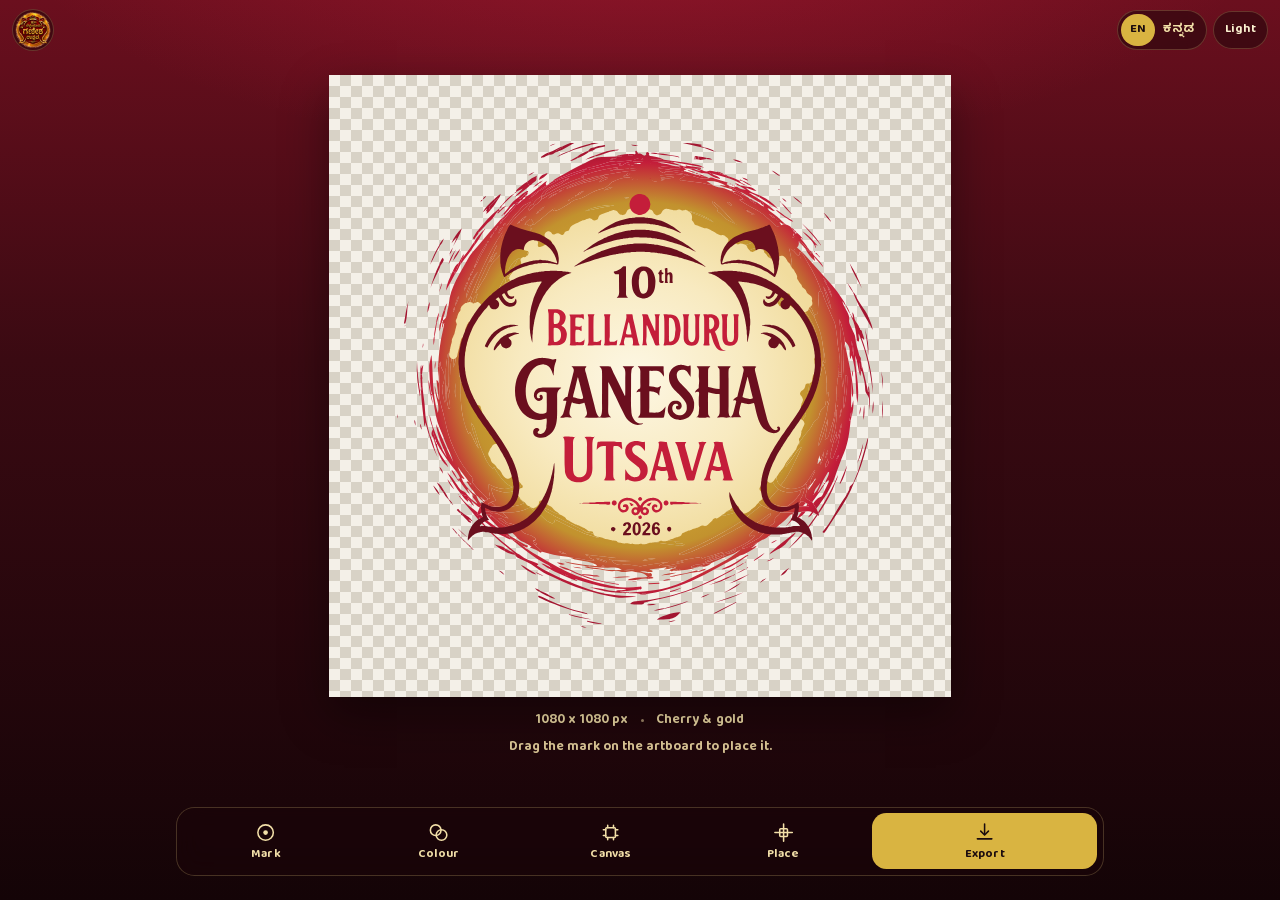
<file: editor/index.html>
<!DOCTYPE html>
<html lang="en" data-theme="dark" data-lang="en">
  <head>
    <meta charset="utf-8" />
    <meta name="viewport" content="width=device-width, initial-scale=1, viewport-fit=cover" />
    <title>Logo editor | Bellandur Ganesha Utsava</title>
    <meta
      name="description"
      content="Recolour and lay out the Bellandur Ganesha Utsava logo in your browser, then download it as a print-ready vector PDF, PNG or SVG."
    />
    <meta name="robots" content="noindex, follow" />
    <meta name="googlebot" content="noindex, follow" />
    <link rel="canonical" href="https://bgu.propage.in/editor/" />
    <meta name="theme-color" content="#6B0F1E" />
    <meta property="og:type" content="website" />
    <meta property="og:site_name" content="Bellandur Ganesha Utsava" />
    <meta property="og:url" content="https://bgu.propage.in/editor/" />
    <meta property="og:title" content="Logo editor | Bellandur Ganesha Utsava" />
    <meta
      property="og:description"
      content="Recolour and lay out the Bellandur Ganesha Utsava logo, then download PDF, PNG or SVG."
    />
    <meta property="og:image" content="https://bgu.propage.in/imgs/og.jpg" />
    <meta property="og:image:alt" content="Bellandur Ganesha Utsava tenth year emblem" />
    <meta name="twitter:card" content="summary_large_image" />
    <meta name="twitter:title" content="Logo editor | Bellandur Ganesha Utsava" />
    <meta name="twitter:description" content="Recolour and lay out the Bellandur Ganesha Utsava logo, then download PDF, PNG or SVG." />
    <meta name="twitter:image" content="https://bgu.propage.in/imgs/og.jpg" />
    <link rel="icon" href="../imgs/logo.webp" type="image/webp" />
    <link rel="icon" href="../imgs/favicon-32.png" type="image/png" sizes="32x32" />
    <link rel="apple-touch-icon" href="../imgs/apple-touch-icon.png" sizes="180x180" />
    <script>
      (function () {
        try {
          var t = localStorage.getItem("bgu-theme") || "dark";
          var l = localStorage.getItem("bgu-lang") || "en";
          document.documentElement.setAttribute("data-theme", t === "light" ? "light" : "dark");
          document.documentElement.setAttribute("data-lang", l === "kn" ? "kn" : "en");
          document.documentElement.setAttribute("lang", l === "kn" ? "kn" : "en");
        } catch (e) {}
        document.documentElement.classList.add("editor-lock");
      })();
    </script>
    <link rel="stylesheet" href="../css/main.css" />
    <link rel="stylesheet" href="editor.css" />
  </head>
  <body data-asset-base="../" data-page="editor">
    <nav class="top-nav" aria-label="Site">
      <a class="nav-brand is-visible" href="../resources/" aria-label="Back to resources">
        <img data-brand-logo src="../imgs/logo.webp" width="800" height="800" alt="" />
      </a>
      <div class="controls">
        <div class="seg" role="group" aria-label="Language">
          <button type="button" data-set-lang="en" aria-pressed="true">EN</button>
          <button type="button" data-set-lang="kn" aria-pressed="false">ಕನ್ನಡ</button>
        </div>
        <button type="button" class="theme-toggle" id="theme-toggle" data-i18n="theme.toLight">
          Light
        </button>
      </div>
    </nav>

    <main class="editor">
      <h1 class="sr-only" data-i18n="ed.title">Logo editor</h1>
      <p class="sr-only" data-i18n="ed.lead">Recolour, size and place the mark, then download it.</p>

      <div class="nav-gutter" aria-hidden="true"></div>

      <!-- The artwork. It stays on screen at every size, at every step. -->
      <section class="stage" aria-label="Preview">
        <div class="stage-frame">
          <div class="artboard" id="artboard" data-transparent="true"></div>
          <div class="stage-caption" id="stage-caption">
            <p class="stage-meta">
              <span id="stage-dims"></span>
              <span class="stage-sep" aria-hidden="true"></span>
              <span id="stage-scheme"></span>
            </p>
            <div class="stage-foot">
              <p class="stage-status" id="status" role="status"></p>
              <p class="stage-hint" id="hint" data-i18n="ed.dragNote">Drag the mark on the artboard to place it.</p>
            </div>
          </div>
        </div>
      </section>

      <!-- Controls. Closed, they are a single row. Open, they push the artwork
           up rather than covering it, so an edit is always visible as it is made. -->
      <div class="tray">
        <div class="sheet-wrap" id="sheet-wrap">
          <div class="sheet" id="sheet" role="group" tabindex="-1" aria-labelledby="sheet-title">
            <div class="sheet-card">
              <div class="sheet-head">
                <h2 class="sheet-title" id="sheet-title"></h2>
                <button type="button" class="sheet-done" id="sheet-done" data-i18n="ed.done">Done</button>
              </div>

              <div class="sheet-body">
              <div class="group" data-group="mark" hidden>
                <div class="field">
                  <span class="field-label" id="lbl-lockup" data-i18n="ed.lockup">Lockup</span>
                  <div class="seg seg--full" role="group" aria-labelledby="lbl-lockup" id="ctl-lockup">
                    <button type="button" data-lockup="english" aria-pressed="true">English</button>
                    <button type="button" data-lockup="kannada" aria-pressed="false">ಕನ್ನಡ</button>
                  </div>
                </div>
                <div class="field">
                  <span class="field-label" id="lbl-crown" data-i18n="ed.crown">Crown circle</span>
                  <div class="seg seg--full" role="group" aria-labelledby="lbl-crown" id="ctl-crown">
                    <button type="button" data-crown="center" aria-pressed="true" data-i18n="ed.crownCentre">Centre</button>
                    <button type="button" data-crown="all" aria-pressed="false" data-i18n="ed.crownAll">All three</button>
                    <button type="button" data-crown="none" aria-pressed="false" data-i18n="ed.crownNone">None</button>
                  </div>
                </div>
              </div>

              <div class="group" data-group="colour" hidden>
                <div class="field">
                  <span class="field-label" data-i18n="ed.colourway">Colourway</span>
                  <div class="swatches" id="ctl-scheme"></div>
                </div>
                <div class="field">
                  <span class="field-label" data-i18n="ed.colours">Colours</span>
                  <div class="wells">
                    <label class="well"
                      ><input type="color" id="c-sun" value="#D4AF37" /><span data-i18n="ed.cSun">Sun</span></label
                    >
                    <label class="well"
                      ><input type="color" id="c-edge" value="#C41E3A" /><span data-i18n="ed.cEdge">Sun edge</span></label
                    >
                    <label class="well"
                      ><input type="color" id="c-disc" value="#F8EAC0" /><span data-i18n="ed.cDisc">Disc</span></label
                    >
                    <label class="well"
                      ><input type="color" id="c-ink" value="#6B0F1E" /><span data-i18n="ed.cInk">Line art</span></label
                    >
                    <label class="well"
                      ><input type="color" id="c-accent" value="#C41E3A" /><span data-i18n="ed.cAccent">Accent</span></label
                    >
                  </div>
                </div>
              </div>

              <div class="group" data-group="canvas" hidden>
                <div class="field">
                  <label for="ctl-board" data-i18n="ed.artboard">Artboard</label>
                  <select id="ctl-board"></select>
                  <div class="row" id="ctl-custom-board" hidden>
                    <label class="stack"
                      ><span data-i18n="ed.width">Width</span
                      ><input type="number" id="board-w" min="1" step="1" value="1080"
                    /></label>
                    <label class="stack"
                      ><span data-i18n="ed.height">Height</span
                      ><input type="number" id="board-h" min="1" step="1" value="1080"
                    /></label>
                  </div>
                </div>
                <div class="field">
                  <span class="field-label" id="lbl-bg" data-i18n="ed.background">Background</span>
                  <div class="bg-row">
                    <div class="seg seg--full" role="group" aria-labelledby="lbl-bg" id="ctl-bg">
                      <button type="button" data-bg="transparent" aria-pressed="true" data-i18n="ed.bgNone">None</button>
                      <button type="button" data-bg="#FFF8EC" aria-pressed="false" data-i18n="ed.bgPaper">Paper</button>
                      <button type="button" data-bg="#6B0F1E" aria-pressed="false" data-i18n="ed.bgCherry">Cherry</button>
                      <button type="button" data-bg="#D4AF37" aria-pressed="false" data-i18n="ed.bgGold">Gold</button>
                    </div>
                    <label class="well well--wide"
                      ><input type="color" id="c-bg" value="#140407" /><span data-i18n="ed.bgCustom">Custom background</span></label
                    >
                  </div>
                </div>
              </div>

              <div class="group" data-group="place" hidden>
                <div class="field">
                  <label for="ctl-size" data-i18n="ed.size">Size</label>
                  <div class="slider">
                    <input type="range" id="ctl-size" min="20" max="160" step="1" value="78" />
                    <output class="slider-value" id="size-value" for="ctl-size">78%</output>
                  </div>
                  <div class="row">
                    <button type="button" class="btn btn--ghost" id="btn-fit" data-i18n="ed.fit">Fit</button>
                    <button type="button" class="btn btn--ghost" id="btn-centre" data-i18n="ed.centre">Centre</button>
                  </div>
                  <p class="field-note" data-i18n="ed.dragNote">Drag the mark on the artboard to place it.</p>
                </div>
              </div>

              <div class="group" data-group="export" hidden>
                <div class="field">
                  <button type="button" class="btn btn--wide" id="btn-pdf" data-i18n="ed.pdf">PDF for print</button>
                  <div class="row">
                    <button type="button" class="btn btn--ghost" id="btn-png">PNG</button>
                    <button type="button" class="btn btn--ghost" id="btn-svg">SVG</button>
                  </div>
                </div>
                <div class="field">
                  <label for="ctl-png" data-i18n="ed.pngSize">PNG size</label>
                  <select id="ctl-png"></select>
                  <p class="field-note" data-i18n="ed.pdfNote">
                    The PDF is real vector art, so it stays sharp at any size. PDF pages have no
                    transparency: with no background the mark prints on bare paper.
                  </p>
                </div>
                </div>
              </div>
            </div>
          </div>
        </div>

        <div class="dock" role="toolbar" aria-label="Tools">
          <button type="button" class="dock-btn" data-tool="mark" aria-expanded="false" aria-controls="sheet">
            <svg viewBox="0 0 24 24" aria-hidden="true" focusable="false">
              <circle cx="12" cy="12" r="8" />
              <circle cx="12" cy="12" r="2.4" class="fill" />
            </svg>
            <span data-i18n="ed.toolMark">Mark</span>
          </button>
          <button type="button" class="dock-btn" data-tool="colour" aria-expanded="false" aria-controls="sheet">
            <svg viewBox="0 0 24 24" aria-hidden="true" focusable="false">
              <circle cx="9" cy="9.5" r="5.5" />
              <circle cx="15" cy="14.5" r="5.5" />
            </svg>
            <span data-i18n="ed.toolColour">Colour</span>
          </button>
          <button type="button" class="dock-btn" data-tool="canvas" aria-expanded="false" aria-controls="sheet">
            <svg viewBox="0 0 24 24" aria-hidden="true" focusable="false">
              <rect x="7" y="7" width="10" height="10" rx="1" />
              <path d="M9 4.5v2.5M4.5 9h2.5M15 4.5v2.5M19.5 9h-2.5M9 19.5v-2.5M4.5 15h2.5M15 19.5v-2.5M19.5 15h-2.5" />
            </svg>
            <span data-i18n="ed.toolCanvas">Canvas</span>
          </button>
          <button type="button" class="dock-btn" data-tool="place" aria-expanded="false" aria-controls="sheet">
            <svg viewBox="0 0 24 24" aria-hidden="true" focusable="false">
              <path d="M12 3v18M3 12h18" />
              <rect x="8" y="8" width="8" height="8" rx="1" />
            </svg>
            <span data-i18n="ed.toolPlace">Place</span>
          </button>
          <button
            type="button"
            class="dock-btn dock-btn--primary"
            data-tool="export"
            aria-expanded="false"
            aria-controls="sheet"
          >
            <svg viewBox="0 0 24 24" aria-hidden="true" focusable="false">
              <path d="M12 3v11" />
              <path d="M8 10.5l4 4 4-4" />
              <path d="M4.5 18.5h15" />
            </svg>
            <span data-i18n="ed.toolExport">Export</span>
          </button>
        </div>
      </div>
    </main>

    <script src="../js/main.js" defer></script>
    <script src="svg2pdf.js" defer></script>
    <script src="editor.js" defer></script>
  </body>
</html>
</file>
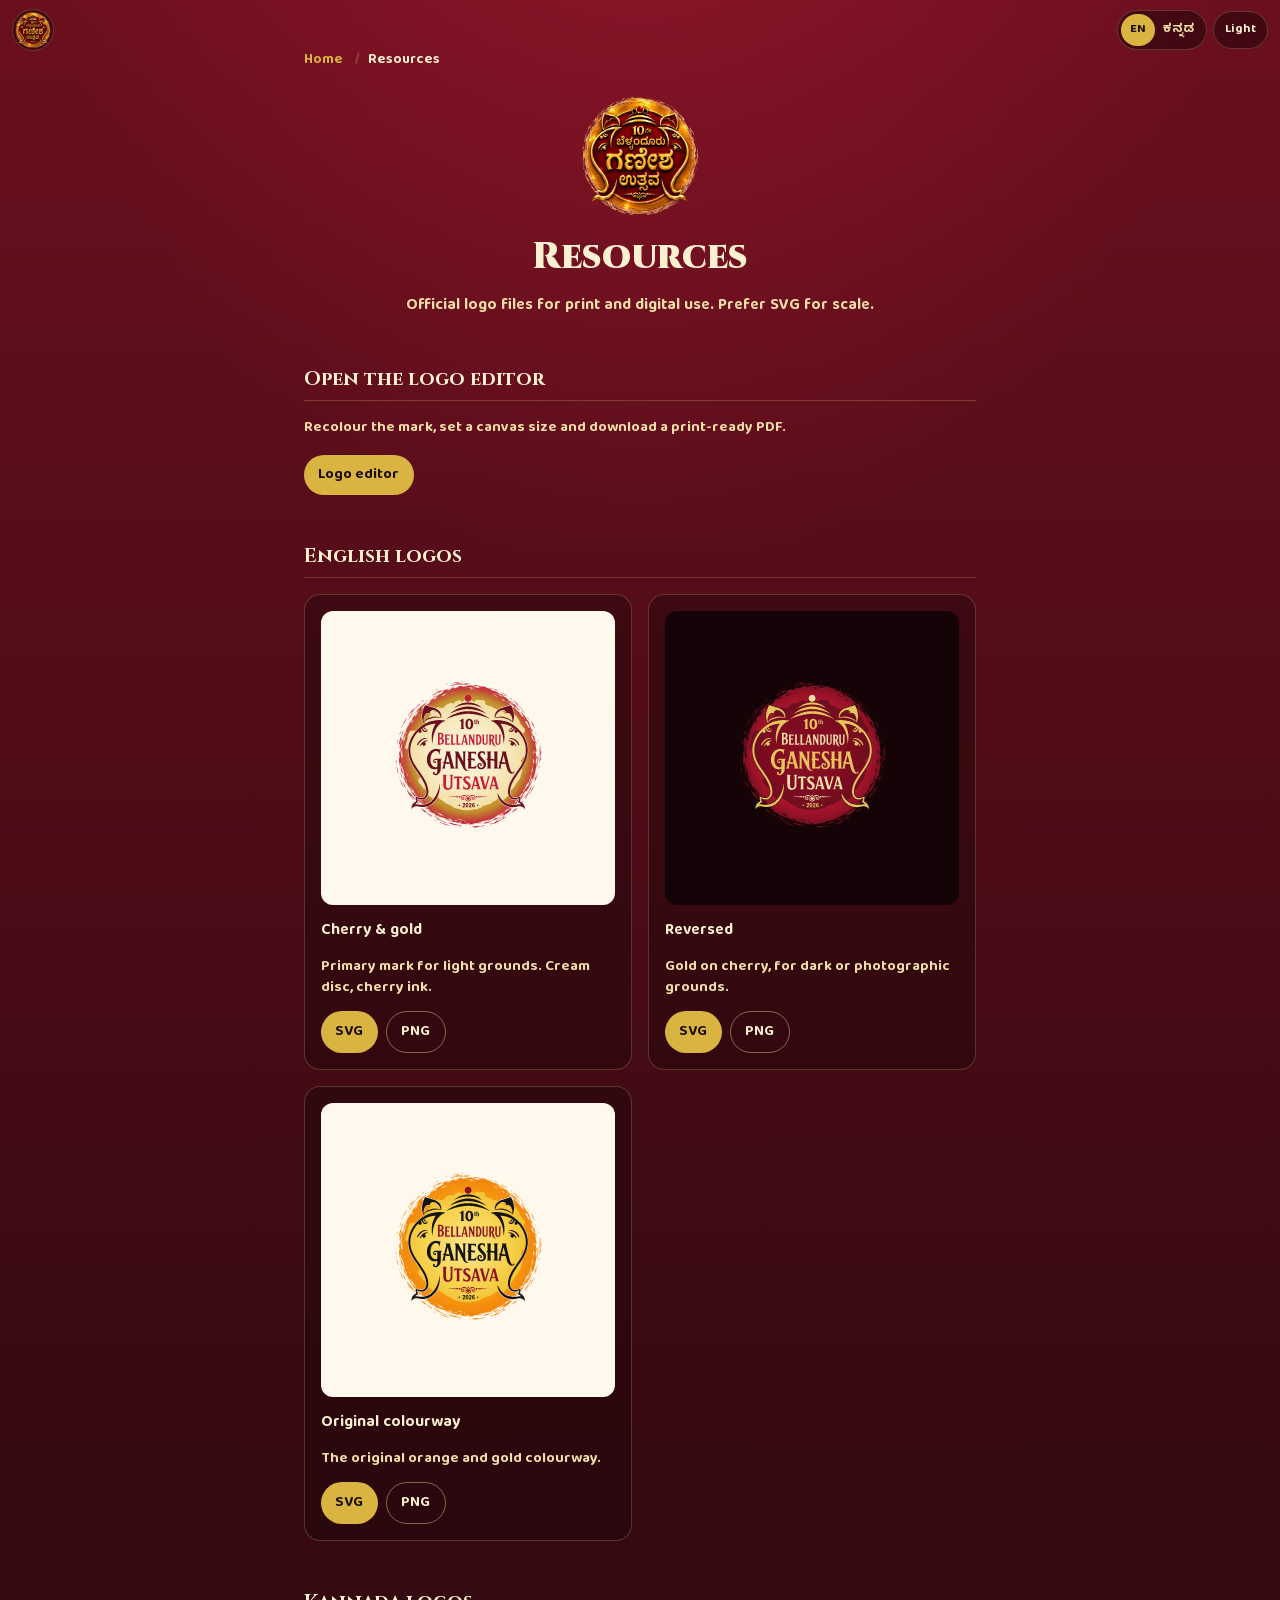
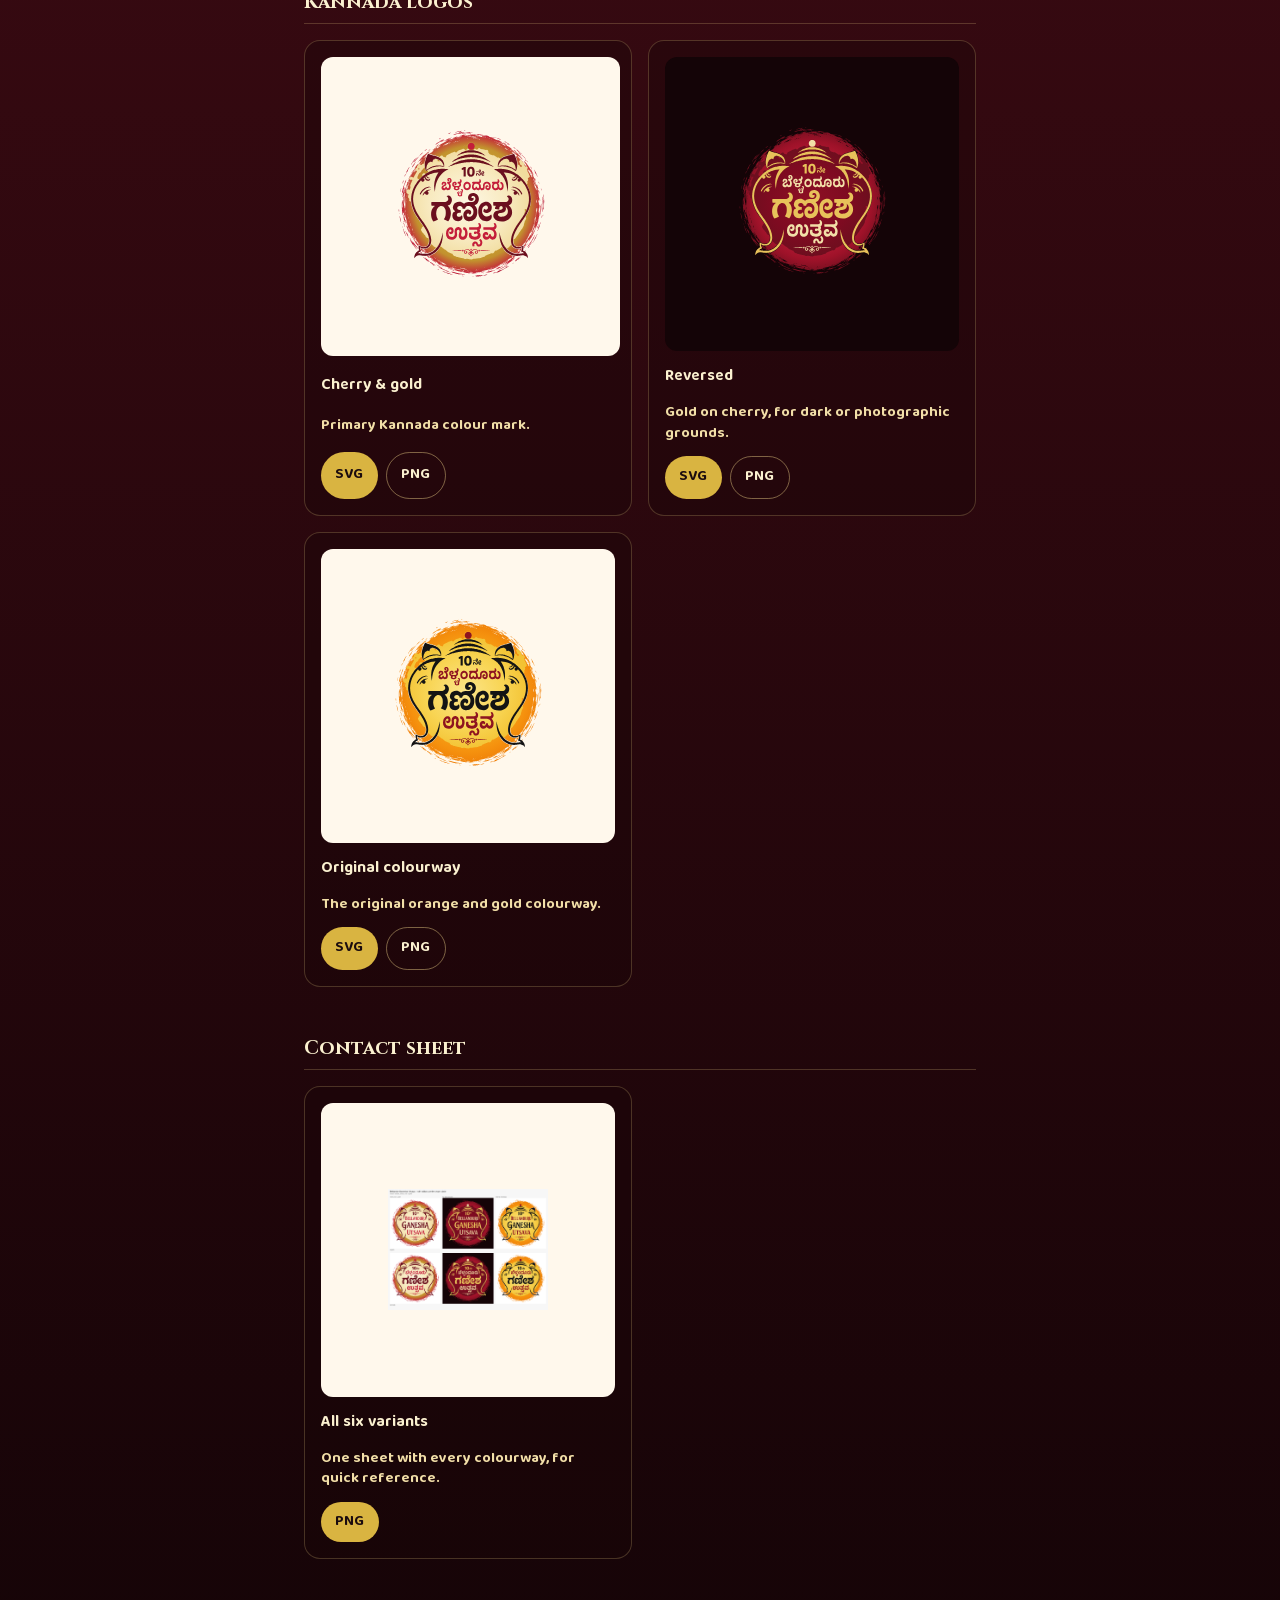
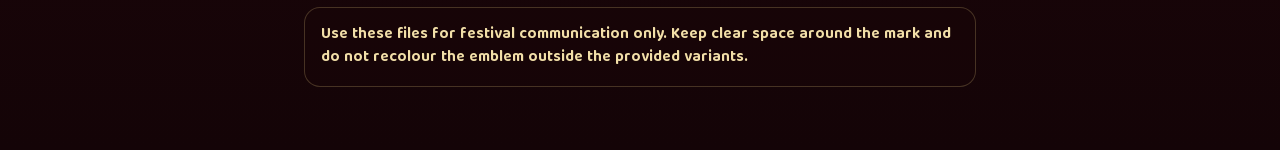
<file: resources/index.html>
<!DOCTYPE html>
<html lang="en" data-theme="dark" data-lang="en">
  <head>
    <meta charset="utf-8" />
    <meta name="viewport" content="width=device-width, initial-scale=1, viewport-fit=cover" />
    <title>Logo Resources | Bellandur Ganesha Utsava</title>
    <meta
      name="description"
      content="Download official Bellandur Ganesha Utsava logo files in English and Kannada: SVG and PNG for posters, invites, and social posts."
    />
    <meta name="robots" content="index, follow, max-image-preview:large" />
    <meta name="theme-color" content="#6B0F1E" />
    <link rel="canonical" href="https://bgu.propage.in/resources/" />
    <meta property="og:type" content="website" />
    <meta property="og:site_name" content="Bellandur Ganesha Utsava" />
    <meta property="og:url" content="https://bgu.propage.in/resources/" />
    <meta property="og:title" content="Logo Resources | Bellandur Ganesha Utsava" />
    <meta
      property="og:description"
      content="Download official English and Kannada logo files for Bellandur Ganesha Utsava."
    />
    <meta property="og:image" content="https://bgu.propage.in/imgs/og.jpg" />
    <meta property="og:image:alt" content="Bellandur Ganesha Utsava logo resources" />
    <meta property="og:image:width" content="1200" />
    <meta property="og:image:height" content="1200" />
    <meta name="twitter:card" content="summary_large_image" />
    <meta name="twitter:title" content="Logo Resources | Bellandur Ganesha Utsava" />
    <meta
      name="twitter:description"
      content="Download official English and Kannada logo files for Bellandur Ganesha Utsava."
    />
    <meta name="twitter:image" content="https://bgu.propage.in/imgs/og.jpg" />
    <meta name="twitter:image:alt" content="Bellandur Ganesha Utsava logo resources" />
    <link rel="icon" href="../imgs/favicon-32.png" type="image/png" sizes="32x32" />
    <link rel="icon" href="../imgs/logo.webp" type="image/webp" />
    <link rel="apple-touch-icon" href="../imgs/apple-touch-icon.png" sizes="180x180" />
    <script>
      (function () {
        try {
          var t = localStorage.getItem("bgu-theme") || "dark";
          var l = localStorage.getItem("bgu-lang") || "en";
          document.documentElement.setAttribute("data-theme", t === "light" ? "light" : "dark");
          document.documentElement.setAttribute("data-lang", l === "kn" ? "kn" : "en");
          document.documentElement.setAttribute("lang", l === "kn" ? "kn" : "en");
        } catch (e) {}
      })();
    </script>
    <link rel="stylesheet" href="../css/main.css" />
    <script type="application/ld+json">
      {
        "@context": "https://schema.org",
        "@graph": [
          {
            "@type": "CollectionPage",
            "@id": "https://bgu.propage.in/resources/#page",
            "url": "https://bgu.propage.in/resources/",
            "name": "Logo Resources | Bellandur Ganesha Utsava",
            "description": "Download official Bellandur Ganesha Utsava logo files in English and Kannada.",
            "isPartOf": { "@id": "https://bgu.propage.in/#website" },
            "about": { "@id": "https://bgu.propage.in/#event" },
            "primaryImageOfPage": {
              "@type": "ImageObject",
              "url": "https://bgu.propage.in/imgs/og.jpg"
            },
            "breadcrumb": {
              "@type": "BreadcrumbList",
              "itemListElement": [
                {
                  "@type": "ListItem",
                  "position": 1,
                  "name": "Home",
                  "item": "https://bgu.propage.in/"
                },
                {
                  "@type": "ListItem",
                  "position": 2,
                  "name": "Resources",
                  "item": "https://bgu.propage.in/resources/"
                }
              ]
            }
          }
        ]
      }
    </script>
  </head>
  <body data-asset-base="../" data-page="resources">
    <nav class="top-nav" aria-label="Site">
      <a class="nav-brand is-visible" href="../" aria-label="Home">
        <img
          data-brand-logo
          src="../imgs/logo.webp"
          width="800"
          height="800"
          alt=""
        />
      </a>
      <div class="controls">
        <div class="seg" role="group" aria-label="Language">
          <button type="button" data-set-lang="en" aria-pressed="true">EN</button>
          <button type="button" data-set-lang="kn" aria-pressed="false">ಕನ್ನಡ</button>
        </div>
        <button type="button" class="theme-toggle" id="theme-toggle" data-i18n="theme.toLight">
          Light
        </button>
      </div>
    </nav>

    <main class="page">
      <div class="page-wrap">
        <nav class="crumbs" aria-label="Breadcrumb">
          <ol class="crumbs__list">
            <li class="crumbs__item">
              <a class="crumbs__link" href="../" data-i18n="crumbs.home">Home</a>
            </li>
            <li class="crumbs__item" aria-current="page" data-i18n="res.pageTitle">Resources</li>
          </ol>
        </nav>

        <header class="page-header">
          <img
            data-brand-logo
            src="../imgs/logo.webp"
            width="800"
            height="800"
            alt="Bellandur Ganesha Utsava logo"
          />
          <h1 data-i18n="res.pageTitle">Resources</h1>
          <p data-i18n="res.pageLead">
            Official logo files for print and digital use. Prefer SVG for scale.
          </p>
        </header>

        <section class="asset-group" aria-labelledby="editor-cta">
          <h2 id="editor-cta" data-i18n="res.editorTitle">Open the logo editor</h2>
          <p class="editor-cta-body" data-i18n="res.editorBody">
            Recolour the mark, set a canvas size and download a print-ready PDF.
          </p>
          <p class="asset-actions">
            <a href="../editor/" data-i18n="ed.title">Logo editor</a>
          </p>
        </section>

        <section class="asset-group" aria-labelledby="en-logos">
          <h2 id="en-logos" data-i18n="res.enHeading">English logos</h2>
          <div class="asset-grid">
            <article class="asset-card">
              <div class="preview light">
                <img
                  src="../assets/logos/english-cherry-gold.svg"
                  width="3762"
                  height="3762"
                  alt="English cherry and gold logo on a cream disc"
                  loading="lazy"
                />
              </div>
              <h3 data-i18n="res.cherryTitle">Cherry &amp; gold</h3>
              <p data-i18n="res.cherryEn">Primary mark for light grounds. Cream disc, cherry ink.</p>
              <div class="asset-actions">
                <a href="../assets/logos/english-cherry-gold.svg" download>SVG</a>
                <a class="secondary" href="../assets/logos/english-cherry-gold.png" download>PNG</a>
              </div>
            </article>

            <article class="asset-card">
              <div class="preview dark">
                <img
                  src="../assets/logos/english-cherry-reversed.svg"
                  width="3762"
                  height="3762"
                  alt="English reversed logo, gold on cherry"
                  loading="lazy"
                />
              </div>
              <h3 data-i18n="res.revTitle">Reversed</h3>
              <p data-i18n="res.revBody">Gold on cherry, for dark or photographic grounds.</p>
              <div class="asset-actions">
                <a href="../assets/logos/english-cherry-reversed.svg" download>SVG</a>
                <a class="secondary" href="../assets/logos/english-cherry-reversed.png" download>PNG</a>
              </div>
            </article>

            <article class="asset-card">
              <div class="preview light">
                <img
                  src="../assets/logos/english-original.svg"
                  width="3762"
                  height="3762"
                  alt="English original orange and gold logo"
                  loading="lazy"
                />
              </div>
              <h3 data-i18n="res.origTitle">Original colourway</h3>
              <p data-i18n="res.origBody">Orange and gold trace, crown dots removed.</p>
              <div class="asset-actions">
                <a href="../assets/logos/english-original.svg" download>SVG</a>
                <a class="secondary" href="../assets/logos/english-original.png" download>PNG</a>
              </div>
            </article>
          </div>
        </section>

        <section class="asset-group" aria-labelledby="kn-logos">
          <h2 id="kn-logos" data-i18n="res.knHeading">Kannada logos</h2>
          <div class="asset-grid">
            <article class="asset-card">
              <div class="preview light">
                <img
                  src="../assets/logos/kannada-cherry-gold.svg"
                  width="3762"
                  height="3762"
                  alt="Kannada cherry and gold logo on a cream disc"
                  loading="lazy"
                />
              </div>
              <h3 data-i18n="res.cherryTitle">Cherry &amp; gold</h3>
              <p data-i18n="res.cherryKn">Primary Kannada mark for light grounds.</p>
              <div class="asset-actions">
                <a href="../assets/logos/kannada-cherry-gold.svg" download>SVG</a>
                <a class="secondary" href="../assets/logos/kannada-cherry-gold.png" download>PNG</a>
              </div>
            </article>

            <article class="asset-card">
              <div class="preview dark">
                <img
                  src="../assets/logos/kannada-cherry-reversed.svg"
                  width="3762"
                  height="3762"
                  alt="Kannada reversed logo, gold on cherry"
                  loading="lazy"
                />
              </div>
              <h3 data-i18n="res.revTitle">Reversed</h3>
              <p data-i18n="res.revBody">Gold on cherry, for dark or photographic grounds.</p>
              <div class="asset-actions">
                <a href="../assets/logos/kannada-cherry-reversed.svg" download>SVG</a>
                <a class="secondary" href="../assets/logos/kannada-cherry-reversed.png" download>PNG</a>
              </div>
            </article>

            <article class="asset-card">
              <div class="preview light">
                <img
                  src="../assets/logos/kannada-original.svg"
                  width="3762"
                  height="3762"
                  alt="Kannada original orange and gold logo"
                  loading="lazy"
                />
              </div>
              <h3 data-i18n="res.origTitle">Original colourway</h3>
              <p data-i18n="res.origBody">Orange and gold trace, crown dots removed.</p>
              <div class="asset-actions">
                <a href="../assets/logos/kannada-original.svg" download>SVG</a>
                <a class="secondary" href="../assets/logos/kannada-original.png" download>PNG</a>
              </div>
            </article>
          </div>
        </section>

        <section class="asset-group" aria-labelledby="sheet">
          <h2 id="sheet" data-i18n="res.sheetHeading">Contact sheet</h2>
          <div class="asset-grid">
            <article class="asset-card">
              <div class="preview light">
                <img
                  src="../assets/logos/contact-sheet.png"
                  width="1482"
                  height="1120"
                  alt="All six logo variants side by side"
                  loading="lazy"
                />
              </div>
              <h3 data-i18n="res.sheetTitle">All six variants</h3>
              <p data-i18n="res.sheetBody">One sheet with every colourway, for quick reference.</p>
              <div class="asset-actions">
                <a href="../assets/logos/contact-sheet.png" download>PNG</a>
              </div>
            </article>
          </div>
        </section>

        <p class="note" data-i18n="res.note">
          Use these files for festival communication only. Keep clear space around
          the mark and do not recolour the emblem outside the provided variants.
        </p>
      </div>
    </main>

    <script src="../js/main.js" defer></script>
  </body>
</html>
</file>
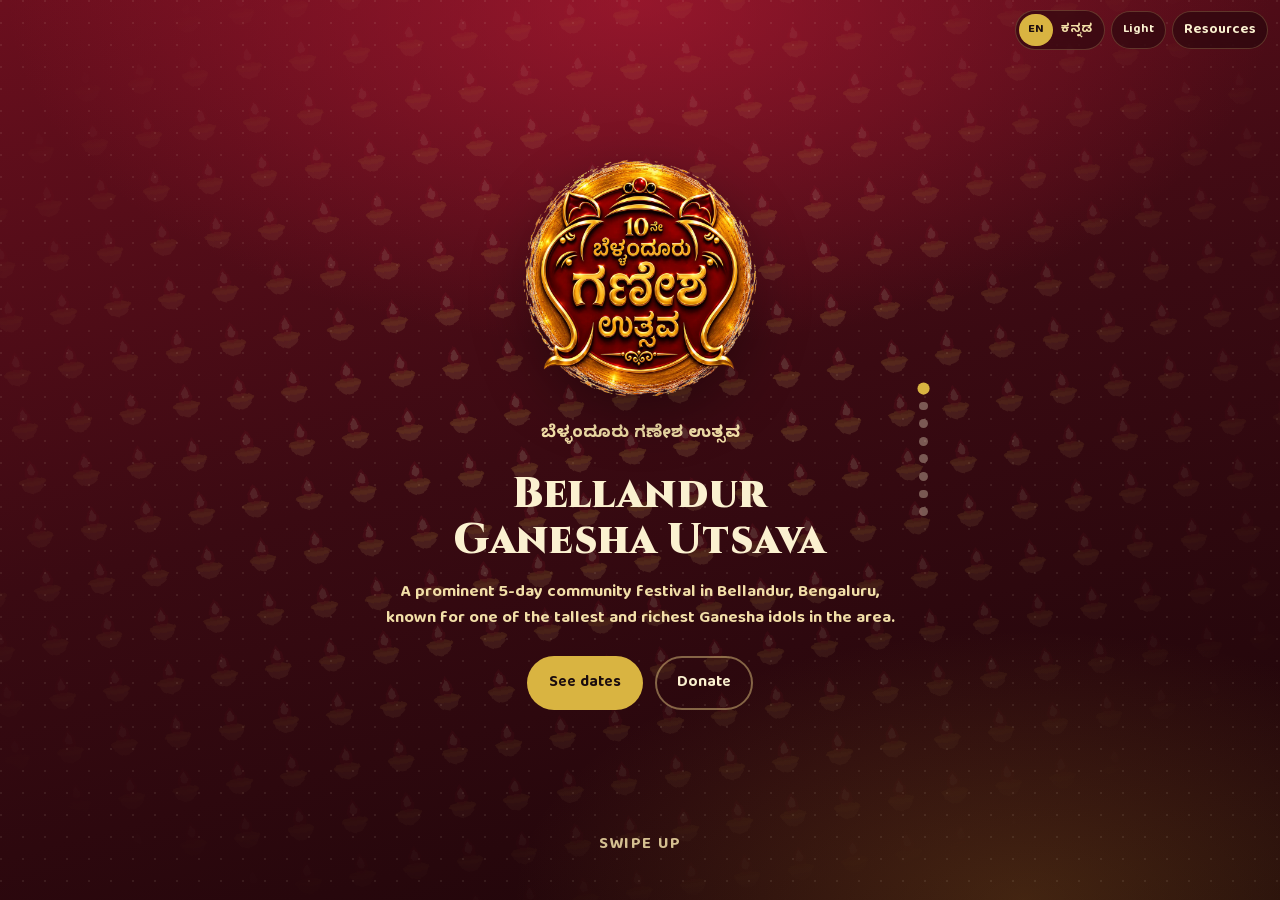
<file: v0/index.html>
<!DOCTYPE html>
<html lang="en" data-theme="dark" data-lang="en">
  <head>
    <meta charset="utf-8" />
    <meta name="viewport" content="width=device-width, initial-scale=1, viewport-fit=cover" />
    <title>Bellandur Ganesha Utsava 2026 | 10th Year Festival in Bengaluru</title>
    <meta
      name="description"
      content="Bellandur Ganesha Utsava is a prominent 5-day community festival by Sri Vinayaka Seva Mandali and Classic Boys in Bellandur, Bengaluru. 10th year: daily rituals, landmark Ganesha idol, and grand visarjan."
    />
    <meta
      name="keywords"
      content="Bellandur Ganesha Utsava, Bellandur Ganesh festival, Bengaluru Ganesha, Sri Vinayaka Seva Mandali, Classic Boys, Visarjan Bellandur, Ganesh Chaturthi Bengaluru"
    />
    <meta name="author" content="Sri Vinayaka Seva Mandali &amp; Classic Boys" />
    <!-- v0 is the previous layout, kept for reference. Out of the index, with
         search engines pointed at the live root. -->
    <meta name="robots" content="noindex, follow" />
    <meta name="googlebot" content="noindex, follow" />
    <meta name="theme-color" content="#6B0F1E" />
    <meta name="color-scheme" content="dark light" />
    <meta name="geo.region" content="IN-KA" />
    <meta name="geo.placename" content="Bellandur, Bengaluru" />
    <link rel="canonical" href="https://bgu.propage.in/" />
    <link rel="alternate" hreflang="en" href="https://bgu.propage.in/" />
    <link rel="alternate" hreflang="kn" href="https://bgu.propage.in/" />
    <link rel="alternate" hreflang="x-default" href="https://bgu.propage.in/" />

    <meta property="og:type" content="website" />
    <meta property="og:site_name" content="Bellandur Ganesha Utsava" />
    <meta property="og:locale" content="en_IN" />
    <meta property="og:locale:alternate" content="kn_IN" />
    <meta property="og:url" content="https://bgu.propage.in/" />
    <meta
      property="og:title"
      content="Bellandur Ganesha Utsava 2026 | 10th Year Festival in Bengaluru"
    />
    <meta
      property="og:description"
      content="5-day community Ganesha festival in Bellandur by Sri Vinayaka Seva Mandali and Classic Boys. Daily rituals, landmark idol, and grand visarjan."
    />
    <meta property="og:image" content="https://bgu.propage.in/imgs/og.png" />
    <meta property="og:image:width" content="1200" />
    <meta property="og:image:height" content="630" />
    <meta property="og:image:alt" content="Bellandur Ganesha Utsava 10th year logo" />

    <meta name="twitter:card" content="summary_large_image" />
    <meta
      name="twitter:title"
      content="Bellandur Ganesha Utsava 2026 | 10th Year Festival"
    />
    <meta
      name="twitter:description"
      content="5-day community Ganesha festival in Bellandur, Bengaluru. Organised by Sri Vinayaka Seva Mandali and Classic Boys."
    />
    <meta name="twitter:image" content="https://bgu.propage.in/imgs/og.png" />

    <link rel="icon" href="../imgs/favicon-32.png" type="image/png" sizes="32x32" />
    <link rel="icon" href="../imgs/logo-en.svg" type="image/svg+xml" />
    <link rel="apple-touch-icon" href="../imgs/apple-touch-icon.png" sizes="180x180" />
    <link rel="sitemap" type="application/xml" href="../sitemap.xml" />

    <script>
      (function () {
        try {
          var t = localStorage.getItem("bgu-theme") || "dark";
          var l = localStorage.getItem("bgu-lang") || "en";
          document.documentElement.setAttribute("data-theme", t === "light" ? "light" : "dark");
          document.documentElement.setAttribute("data-lang", l === "kn" ? "kn" : "en");
          document.documentElement.setAttribute("lang", l === "kn" ? "kn" : "en");
        } catch (e) {}
      })();
    </script>
    <link rel="stylesheet" href="../css/main.css" />
    <script type="application/ld+json">
      {
        "@context": "https://schema.org",
        "@graph": [
          {
            "@type": "WebSite",
            "@id": "https://bgu.propage.in/#website",
            "url": "https://bgu.propage.in/",
            "name": "Bellandur Ganesha Utsava",
            "alternateName": ["BGU", "ಬೆಳ್ಳಂದೂರು ಗಣೇಶ ಉತ್ಸವ"],
            "description": "Official site for Bellandur Ganesha Utsava, a 5-day community festival in Bellandur, Bengaluru.",
            "inLanguage": ["en", "kn"],
            "publisher": { "@id": "https://bgu.propage.in/#organizer" },
            "image": "https://bgu.propage.in/imgs/og.png"
          },
          {
            "@type": "WebPage",
            "@id": "https://bgu.propage.in/#webpage",
            "url": "https://bgu.propage.in/",
            "name": "Bellandur Ganesha Utsava 2026 | 10th Year Festival in Bengaluru",
            "isPartOf": { "@id": "https://bgu.propage.in/#website" },
            "about": { "@id": "https://bgu.propage.in/#event" },
            "primaryImageOfPage": {
              "@type": "ImageObject",
              "url": "https://bgu.propage.in/imgs/og.png",
              "width": 1200,
              "height": 630
            },
            "inLanguage": ["en", "kn"],
            "description": "Bellandur Ganesha Utsava is a prominent 5-day community festival by Sri Vinayaka Seva Mandali and Classic Boys in Bellandur, Bengaluru."
          },
          {
            "@type": "Organization",
            "@id": "https://bgu.propage.in/#organizer",
            "name": "Sri Vinayaka Seva Mandali & Classic Boys",
            "url": "https://bgu.propage.in/",
            "logo": {
              "@type": "ImageObject",
              "url": "https://bgu.propage.in/imgs/logo-en.svg"
            },
            "sameAs": [
              "https://www.instagram.com/bellanduru_ganesha_utsava/",
              "https://www.facebook.com/bellandurganeshautsava/"
            ],
            "areaServed": {
              "@type": "Place",
              "name": "Bellandur, Bengaluru, Karnataka"
            }
          },
          {
            "@type": "Festival",
            "@id": "https://bgu.propage.in/#event",
            "name": "Bellandur Ganesha Utsava",
            "alternateName": "ಬೆಳ್ಳಂದೂರು ಗಣೇಶ ಉತ್ಸವ",
            "description": "A prominent 5-day community festival in Bellandur, Bengaluru, known for one of the tallest and richest Ganesha idols in the area. Organised by Sri Vinayaka Seva Mandali and Classic Boys. 10th year of the festival.",
            "url": "https://bgu.propage.in/",
            "image": [
              "https://bgu.propage.in/imgs/og.png",
              "https://bgu.propage.in/imgs/logo-en.svg"
            ],
            "eventAttendanceMode": "https://schema.org/OfflineEventAttendanceMode",
            "eventStatus": "https://schema.org/EventScheduled",
            "isAccessibleForFree": true,
            "organizer": { "@id": "https://bgu.propage.in/#organizer" },
            "location": {
              "@type": "Place",
              "@id": "https://bgu.propage.in/#venue",
              "name": "Bellandur Ganesha Utsava venue",
              "description": "Near Shri Venkateshwara Swamy Temple, Bellandur",
              "address": {
                "@type": "PostalAddress",
                "streetAddress": "12th B Cross Rd, near Shri Venkateshwara Swamy Temple",
                "addressLocality": "Bellandur",
                "addressRegion": "Karnataka",
                "postalCode": "560103",
                "addressCountry": "IN"
              }
            },
            "keywords": [
              "Bellandur Ganesha Utsava",
              "Ganesh Chaturthi Bengaluru",
              "visarjan",
              "Bellandur festival"
            ],
            "sameAs": [
              "https://www.instagram.com/bellanduru_ganesha_utsava/",
              "https://www.facebook.com/bellandurganeshautsava/",
              "https://photos.app.goo.gl/xPj6zXSLkxEbc4sx5"
            ]
          },
          {
            "@type": "FAQPage",
            "@id": "https://bgu.propage.in/#faq",
            "mainEntity": [
              {
                "@type": "Question",
                "name": "Who organises Bellandur Ganesha Utsava?",
                "acceptedAnswer": {
                  "@type": "Answer",
                  "text": "Organised by Sri Vinayaka Seva Mandali and Classic Boys, Bellandur Ganesha Utsava draws massive local crowds for daily rituals and the grand procession. This is the 10th year of the festival in Bellandur."
                }
              },
              {
                "@type": "Question",
                "name": "Where is Bellandur Ganesha Utsava held?",
                "acceptedAnswer": {
                  "@type": "Answer",
                  "text": "Near Shri Venkateshwara Swamy Temple, 12th B Cross Rd, Bellandur, Bengaluru, Karnataka 560103"
                }
              },
              {
                "@type": "Question",
                "name": "How long is the festival?",
                "acceptedAnswer": {
                  "@type": "Answer",
                  "text": "Five days starting from Ganesh Chaturthi. Add the official calendar dates here when published."
                }
              },
              {
                "@type": "Question",
                "name": "What can visitors expect?",
                "acceptedAnswer": {
                  "@type": "Answer",
                  "text": "Daily rituals around a landmark Ganesha idol, community gatherings, and a grand visarjan procession. Detailed programme slots below are placeholders."
                }
              }
            ]
          }
        ]
      }
    </script>
  </head>
  <!-- v0 sits one level down now, so the JS-built asset paths need the same
       ../ base that resources/ and editor/ already use. -->
  <body data-asset-base="../" data-page="home">
    <a class="sr-only" href="#reel-home">Skip to content</a>

    <nav class="top-nav" aria-label="Site">
      <a class="nav-brand" id="nav-brand" href="#reel-home" aria-label="Home" aria-hidden="true" tabindex="-1">
        <img
          data-brand-logo
          src="../imgs/logo-en.svg"
          width="3762"
          height="3762"
          alt=""
        />
      </a>
      <div class="controls">
        <div class="seg" role="group" aria-label="Language">
          <button type="button" data-set-lang="en" aria-pressed="true">EN</button>
          <button type="button" data-set-lang="kn" aria-pressed="false">ಕನ್ನಡ</button>
        </div>
        <button type="button" class="theme-toggle" id="theme-toggle" data-i18n="theme.toLight">
          Light
        </button>
        <a class="nav-link" href="../resources/" data-i18n="nav.resources">Resources</a>
      </div>
    </nav>

    <div class="dots" id="reel-dots" aria-label="Section navigation"></div>

    <main class="reels" id="reels" aria-label="Bellandur Ganesha Utsava">
      <section class="reel is-active" id="reel-home" data-label="Home">
        <div class="home-festive" aria-hidden="true">
          <div class="home-diyas"></div>
          <div class="home-confetti">
            <span></span><span></span><span></span><span></span><span></span>
            <span></span><span></span><span></span><span></span><span></span>
            <span></span><span></span><span></span><span></span><span></span>
            <span></span><span></span><span></span>
          </div>
        </div>
        <div class="reel-inner">
          <img
            class="brand-mark"
            data-brand-logo
            src="../imgs/logo-en.svg"
            width="3762"
            height="3762"
            alt="Bellandur Ganesha Utsava logo"
          />
          <p class="lang-sub" data-i18n="home.sub" lang="kn">ಬೆಳ್ಳಂದೂರು ಗಣೇಶ ಉತ್ಸವ</p>
          <h1 data-i18n="home.title">Bellandur Ganesha Utsava</h1>
          <p data-i18n="home.lead">
            A prominent 5-day community festival in Bellandur, Bengaluru, known for
            one of the tallest and richest Ganesha idols in the area.
          </p>
          <div class="cta-row">
            <a class="btn btn-primary" href="#reel-dates" data-i18n="home.ctaDates">See dates</a>
            <a class="btn btn-ghost" href="#reel-donate" data-i18n="home.ctaDonate">Donate</a>
          </div>
        </div>
        <p class="swipe-hint" aria-hidden="true" data-i18n="home.swipe">Swipe up</p>
      </section>

      <section class="reel" id="reel-about" data-label="About">
        <div class="reel-inner">
          <p class="eyebrow" data-i18n="about.eyebrow">About</p>
          <h2 data-i18n="about.title">10th year of devotion</h2>
          <p data-i18n="about.body">
            Organised by Sri Vinayaka Seva Mandali and Classic Boys, Bellandur
            Ganesha Utsava draws massive local crowds for daily rituals and the
            grand procession. This is the 10th year of the festival in Bellandur.
          </p>
          <div class="placeholder-box">
            <strong data-i18n="about.orgTitle">Organised by</strong>
            <span data-i18n="about.orgBody">Sri Vinayaka Seva Mandali &amp; Classic Boys</span>
          </div>
          <div class="placeholder-box">
            <strong data-i18n="about.venueTitle">Location</strong>
            <span data-i18n="about.venueBody"
              >Near Shri Venkateshwara Swamy Temple, 12th B Cross Rd, Bellandur,
              Bengaluru, Karnataka 560103</span
            >
          </div>
        </div>
      </section>

      <section class="reel" id="reel-dates" data-label="Dates">
        <div class="reel-inner">
          <p class="eyebrow" data-i18n="dates.eyebrow">Dates</p>
          <h2 data-i18n="dates.title">5-day festival</h2>
          <div class="placeholder-box">
            <strong data-i18n="dates.boxTitle">Exact dates TBA</strong>
            <span data-i18n="dates.boxBody">
              Five days starting from Ganesh Chaturthi. Add the official calendar
              dates here when published.
            </span>
          </div>
          <ul class="program-list" aria-label="Festival day outline">
            <li>
              <span class="slot" data-i18n="dates.d1slot">Day 1</span>
              <span class="title" data-i18n="dates.d1title"
                >Ganesh Chaturthi opening &amp; first rituals</span
              >
            </li>
            <li>
              <span class="slot" data-i18n="dates.d2slot">Days 2 to 4</span>
              <span class="title" data-i18n="dates.d2title">Daily poojas and community rituals</span>
            </li>
            <li>
              <span class="slot" data-i18n="dates.d3slot">Day 5</span>
              <span class="title" data-i18n="dates.d3title"
                >Grand procession and visarjan</span
              >
            </li>
          </ul>
        </div>
      </section>

      <section class="reel" id="reel-programmes" data-label="Programmes">
        <div class="reel-inner">
          <p class="eyebrow" data-i18n="prog.eyebrow">Programmes</p>
          <h2 data-i18n="prog.title">What to expect</h2>
          <p data-i18n="prog.body">
            Daily rituals around a landmark Ganesha idol, community gatherings,
            and a grand visarjan procession. Detailed programme slots below are
            placeholders.
          </p>
          <ul class="program-list">
            <li>
              <span class="slot" data-i18n="prog.s1slot">Idol</span>
              <span class="title" data-i18n="prog.s1title"
                >One of the tallest and richest Ganesha idols in the area</span
              >
            </li>
            <li>
              <span class="slot" data-i18n="prog.s2slot">Daily</span>
              <span class="title" data-i18n="prog.s2title">Poojas, aarti, and community rituals</span>
            </li>
            <li>
              <span class="slot" data-i18n="prog.s3slot">Crowds</span>
              <span class="title" data-i18n="prog.s3title">Massive local turnout across five days</span>
            </li>
            <li>
              <span class="slot" data-i18n="prog.s4slot">Finale</span>
              <span class="title" data-i18n="prog.s4title">Grand procession and visarjan</span>
            </li>
          </ul>
        </div>
      </section>

      <section class="reel" id="reel-photos" data-label="Photos">
        <div class="reel-inner">
          <p class="eyebrow" data-i18n="photos.eyebrow">Gallery</p>
          <h2 data-i18n="photos.title">Photos &amp; videos</h2>
          <p data-i18n="photos.body">
            Follow @bellanduru_ganesha_utsava on Instagram, browse the photo album,
            or watch Facebook videos.
          </p>
          <a
            class="photo-link"
            href="https://photos.app.goo.gl/xPj6zXSLkxEbc4sx5"
            target="_blank"
            rel="noopener noreferrer"
          >
            <span class="label" data-i18n="photos.label">Open photo album</span>
          </a>
          <div class="cta-row">
            <a
              class="btn btn-primary"
              href="https://www.instagram.com/bellanduru_ganesha_utsava/"
              target="_blank"
              rel="noopener noreferrer"
              data-i18n="photos.instagram"
              >Instagram</a
            >
            <a
              class="btn btn-ghost"
              href="https://photos.app.goo.gl/xPj6zXSLkxEbc4sx5"
              target="_blank"
              rel="noopener noreferrer"
              data-i18n="photos.cta"
              >View album</a
            >
            <a
              class="btn btn-ghost"
              href="https://www.facebook.com/bellandurganeshautsava/videos/"
              target="_blank"
              rel="noopener noreferrer"
              data-i18n="photos.facebook"
              >Facebook videos</a
            >
          </div>
        </div>
      </section>

      <section class="reel" id="reel-donate" data-label="Donate">
        <div class="reel-inner">
          <p class="eyebrow" data-i18n="donate.eyebrow">Support</p>
          <h2 data-i18n="donate.title">Donate</h2>
          <p data-i18n="donate.body">
            Support Sri Vinayaka Seva Mandali and Classic Boys with pooja
            arrangements, the idol, and community seva. Scan the QR to pay via
            UPI.
          </p>
          <figure class="qr-frame">
            <img
              src="../imgs/qr-donate.png"
              width="510"
              height="510"
              alt="UPI donation QR for Sri Vinayaka Seva Mandali"
              data-i18n-alt="donate.qrAlt"
              decoding="async"
            />
            <figcaption data-i18n="donate.qrCaption">Scan to pay</figcaption>
          </figure>
          <div class="placeholder-box">
            <strong data-i18n="donate.boxTitle">UPI details</strong>
            <span data-i18n="donate.boxBody"
              >VPA: 9845111817@kbl · Sri Vinayaka Seva Mandali</span
            >
          </div>
        </div>
      </section>

      <section class="reel" id="reel-faq" data-label="FAQ">
        <div class="reel-inner">
          <p class="eyebrow" data-i18n="faq.eyebrow">FAQ</p>
          <h2 data-i18n="faq.title">Common questions</h2>
          <div class="faq-list">
            <details class="faq-item" open>
              <summary data-i18n="faq.q1">Who organises Bellandur Ganesha Utsava?</summary>
              <p data-i18n="faq.a1">
                Organised by Sri Vinayaka Seva Mandali and Classic Boys, Bellandur
                Ganesha Utsava draws massive local crowds for daily rituals and the
                grand procession. This is the 10th year of the festival in Bellandur.
              </p>
            </details>
            <details class="faq-item">
              <summary data-i18n="faq.q2">Where is Bellandur Ganesha Utsava held?</summary>
              <p data-i18n="faq.a2">
                Near Shri Venkateshwara Swamy Temple, 12th B Cross Rd, Bellandur,
                Bengaluru, Karnataka 560103
              </p>
            </details>
            <details class="faq-item">
              <summary data-i18n="faq.q3">How long is the festival?</summary>
              <p data-i18n="faq.a3">
                Five days starting from Ganesh Chaturthi. Add the official calendar
                dates here when published.
              </p>
            </details>
            <details class="faq-item">
              <summary data-i18n="faq.q4">What can visitors expect?</summary>
              <p data-i18n="faq.a4">
                Daily rituals around a landmark Ganesha idol, community gatherings,
                and a grand visarjan procession. Detailed programme slots below are
                placeholders.
              </p>
            </details>
          </div>
        </div>
      </section>

      <section class="reel" id="reel-resources" data-label="Resources">
        <div class="reel-inner">
          <p class="eyebrow" data-i18n="res.eyebrow">Brand</p>
          <h2 data-i18n="res.title">Logos &amp; assets</h2>
          <p data-i18n="res.body">
            Download English and Kannada logo files for posters, invites, and
            social posts.
          </p>
          <div class="cta-row">
            <a class="btn btn-primary" href="../resources/" data-i18n="res.cta">Open resources</a>
            <a class="btn btn-ghost" href="#reel-home" data-i18n="res.top">Back to top</a>
          </div>
        </div>
      </section>
    </main>

    <script src="../js/main.js" defer></script>
  </body>
</html>
</file>
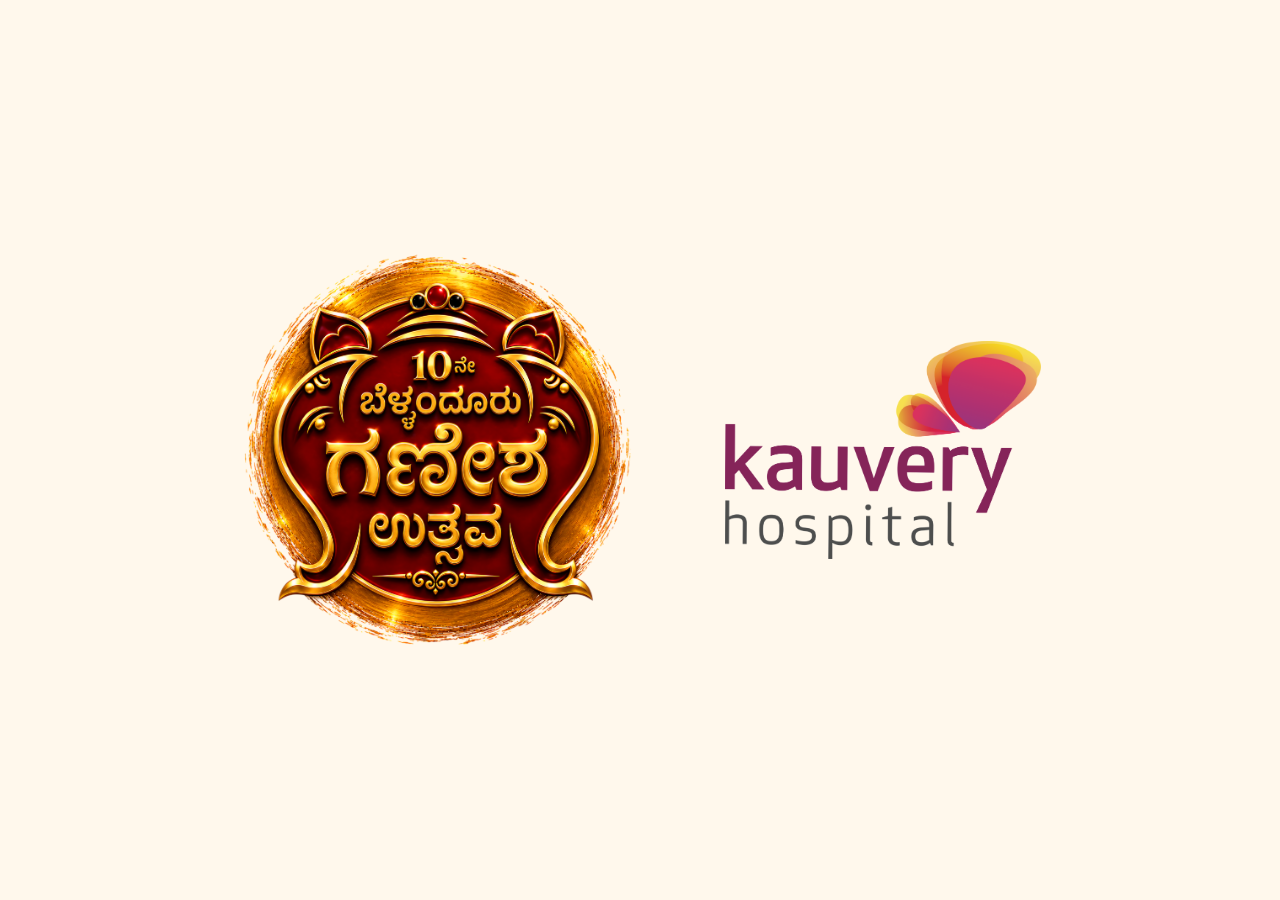
<file: assets/donors/branding-slide.html>
<!DOCTYPE html>
<html lang="en">
<head>
  <meta charset="utf-8" />
  <meta name="viewport" content="width=device-width, initial-scale=1" />
  <title>Branding | Bellandur Ganesha Utsava × Kauvery Hospital</title>
  <style>
    * { box-sizing: border-box; margin: 0; padding: 0; }
    html, body {
      height: 100%;
      background: #fff8ec;
    }
    body {
      display: grid;
      place-items: center;
      min-height: 100dvh;
      padding: clamp(24px, 6vw, 72px);
    }
    .slide {
      width: min(100%, 1920px);
      aspect-ratio: 16 / 9;
      display: flex;
      align-items: center;
      justify-content: center;
      gap: clamp(40px, 7vw, 140px);
      background: #fff8ec;
    }
    .slide img {
      display: block;
      width: auto;
      height: auto;
      max-height: 56%;
      object-fit: contain;
    }
    .slide img.ganesha {
      max-height: 62%;
      max-width: 42%;
    }
    .slide img.kauvery {
      max-height: 34%;
      max-width: 42%;
    }
    @media (max-width: 720px) {
      .slide {
        flex-direction: column;
        aspect-ratio: auto;
        min-height: 100dvh;
        gap: 48px;
      }
      .slide img.ganesha,
      .slide img.kauvery {
        max-width: 78%;
        max-height: none;
        width: min(320px, 78vw);
      }
    }
  </style>
</head>
<body>
  <main class="slide" aria-label="Branding logos">
    <img
      class="ganesha"
      src="./10th%20Year%20BGU%20VR%202026.png"
      alt="Bellandur Ganesha Utsava 10th year logo"
      width="3762"
      height="3762"
    />
    <img
      class="kauvery"
      src="./Kauvery-Logo-white.png"
      alt="Kauvery Hospital logo"
      width="2000"
      height="1481"
    />
  </main>
</body>
</html>
</file>
<file: css/main.css>
@font-face {
  font-family: "Cinzel";
  src: url("../fonts-web/Cinzel-700.woff2") format("woff2");
  font-weight: 700;
  font-style: normal;
  font-display: swap;
}

@font-face {
  font-family: "Cinzel";
  src: url("../fonts-web/Cinzel-900.woff2") format("woff2");
  font-weight: 900;
  font-style: normal;
  font-display: swap;
}

@font-face {
  font-family: "Baloo Tamma 2";
  src: url("../fonts-web/BalooTamma2-700.woff2") format("woff2");
  font-weight: 700;
  font-style: normal;
  font-display: swap;
}

@font-face {
  font-family: "Noto Sans Kannada";
  src: url("../fonts-web/NotoSansKannada-700.woff2") format("woff2");
  font-weight: 700;
  font-style: normal;
  font-display: swap;
}

:root,
[data-theme="dark"] {
  --cherry-900: #3a0a12;
  --cherry-800: #6b0f1e;
  --cherry-700: #8f1529;
  --cherry-600: #c41e3a;
  --gold-100: #fbf1d0;
  --gold-200: #f2dfa8;
  --gold-300: #efd489;
  --gold-400: #d9b441;
  --gold-500: #c9932f;
  --ink: #1a0b0e;
  --paper: #fff8ec;
  --bg: #3a0a12;
  --bg-mid: #6b0f1e;
  --bg-deep: #1a0508;
  --text: #fff8ec;
  --text-muted: #f2dfa8;
  --heading: #fbf1d0;
  --accent: #d9b441;
  --accent-soft: #efd489;
  --surface: rgba(26, 5, 8, 0.4);
  --surface-strong: rgba(26, 5, 8, 0.55);
  --border: rgba(239, 212, 137, 0.45);
  --border-soft: rgba(239, 212, 137, 0.22);
  --nav-bg: rgba(26, 5, 8, 0.5);
  --glow-a: rgba(196, 30, 58, 0.55);
  --glow-b: rgba(201, 147, 47, 0.22);
  --dot: rgba(251, 241, 208, 0.45);
  --dot-idle: rgba(251, 241, 208, 0.35);
  --btn-ghost-hover: rgba(251, 241, 208, 0.08);
  --photo-grad-a: rgba(239, 212, 137, 0.35);
  --photo-grad-b: rgba(196, 30, 58, 0.55);
  --photo-base: linear-gradient(160deg, #8f1529, #3a0a12);
  --page-bg: radial-gradient(ellipse 90% 50% at 50% -10%, rgba(196, 30, 58, 0.45), transparent 55%),
    linear-gradient(180deg, #6b0f1e, #3a0a12 40%, #140407);
  --theme-meta: #6b0f1e;
  --space-1: 0.25rem;
  --space-2: 0.5rem;
  --space-3: 0.75rem;
  --space-4: 1rem;
  --space-5: 1.5rem;
  --space-6: 2rem;
  --space-7: 3rem;
  --space-8: 4rem;
  --radius: 1rem;
  --font-display: "Cinzel", "Times New Roman", serif;
  --font-body: "Baloo Tamma 2", "Noto Sans Kannada", system-ui, sans-serif;
  --safe-b: env(safe-area-inset-bottom, 0px);
  --safe-t: env(safe-area-inset-top, 0px);
}

[data-theme="light"] {
  --bg: #fff8ec;
  --bg-mid: #f7e7c8;
  --bg-deep: #f0d9a8;
  --text: #3a0a12;
  --text-muted: #6b0f1e;
  --heading: #6b0f1e;
  --accent: #9a6418;
  --accent-soft: #c9932f;
  --surface: rgba(107, 15, 30, 0.06);
  --surface-strong: rgba(107, 15, 30, 0.1);
  --border: rgba(107, 15, 30, 0.35);
  --border-soft: rgba(107, 15, 30, 0.18);
  --nav-bg: rgba(255, 248, 236, 0.82);
  --glow-a: rgba(196, 30, 58, 0.18);
  --glow-b: rgba(201, 147, 47, 0.28);
  --dot: rgba(107, 15, 30, 0.28);
  --dot-idle: rgba(107, 15, 30, 0.28);
  --btn-ghost-hover: rgba(107, 15, 30, 0.06);
  --photo-grad-a: rgba(201, 147, 47, 0.35);
  --photo-grad-b: rgba(196, 30, 58, 0.28);
  --photo-base: linear-gradient(160deg, #f7e7c8, #fbf1d0);
  --page-bg: radial-gradient(ellipse 90% 50% at 50% -10%, rgba(196, 30, 58, 0.12), transparent 55%),
    linear-gradient(180deg, #fff8ec, #f7e7c8 55%, #f0d9a8);
  --theme-meta: #fff8ec;
  --ink: #3a0a12;
  --gold-100: #6b0f1e;
  --gold-200: #6b0f1e;
  --gold-300: #8f1529;
  --gold-400: #9a6418;
}

[data-lang="kn"] body {
  font-family: "Noto Sans Kannada", "Baloo Tamma 2", system-ui, sans-serif;
}

[data-lang="kn"] .reel h1,
[data-lang="kn"] .reel h2,
[data-lang="kn"] .page-header h1,
[data-lang="kn"] .asset-group h2 {
  font-family: "Noto Sans Kannada", "Baloo Tamma 2", sans-serif;
  letter-spacing: 0;
  font-weight: 700;
}

*,
*::before,
*::after {
  box-sizing: border-box;
}

html {
  height: 100%;
  scroll-behavior: smooth;
}

body {
  margin: 0;
  min-height: 100%;
  font-family: var(--font-body);
  color: var(--text);
  background: var(--bg);
  -webkit-font-smoothing: antialiased;
  text-rendering: optimizeLegibility;
}

img {
  max-width: 100%;
  height: auto;
  display: block;
}

a {
  color: inherit;
}

.sr-only {
  position: absolute;
  width: 1px;
  height: 1px;
  padding: 0;
  margin: -1px;
  overflow: hidden;
  clip: rect(0, 0, 0, 0);
  white-space: nowrap;
  border: 0;
  opacity: 0;
}

/* Reels shell */
.reels {
  height: 100dvh;
  overflow-y: auto;
  scroll-snap-type: y mandatory;
  scroll-behavior: smooth;
  overscroll-behavior-y: contain;
  -webkit-overflow-scrolling: touch;
}

.reel {
  position: relative;
  min-height: 100dvh;
  scroll-snap-align: start;
  scroll-snap-stop: always;
  display: grid;
  align-content: center;
  padding: calc(var(--safe-t) + var(--space-6)) var(--space-5)
    calc(var(--safe-b) + var(--space-8));
  overflow: hidden;
  isolation: isolate;
}

.reel::before {
  content: "";
  position: absolute;
  inset: 0;
  z-index: -2;
  background:
    radial-gradient(ellipse 90% 70% at 50% 0%, var(--glow-a), transparent 55%),
    radial-gradient(ellipse 80% 60% at 80% 100%, var(--glow-b), transparent 50%),
    linear-gradient(165deg, var(--bg-mid) 0%, var(--bg) 48%, var(--bg-deep) 100%);
}

.reel::after {
  content: "";
  position: absolute;
  inset: 0;
  z-index: -1;
  opacity: 0.18;
  background-image: radial-gradient(circle at 1px 1px, var(--dot) 1px, transparent 0);
  background-size: 22px 22px;
  pointer-events: none;
}

.reel-inner {
  width: min(100%, 28rem);
  margin-inline: auto;
  text-align: center;
  position: relative;
  z-index: 1;
}

/* Home festive layer: repeated diyas + soft confetti */
.home-festive {
  position: absolute;
  inset: 0;
  z-index: 0;
  pointer-events: none;
  overflow: hidden;
}

.home-diyas {
  position: absolute;
  inset: -8%;
  opacity: 0.22;
  background-image: url("../imgs/diya.svg");
  background-size: 3.4rem 3.4rem;
  background-repeat: repeat;
  transform: rotate(-8deg);
  mask-image: radial-gradient(ellipse 70% 65% at 50% 45%, #000 20%, transparent 78%);
  -webkit-mask-image: radial-gradient(ellipse 70% 65% at 50% 45%, #000 20%, transparent 78%);
}

[data-theme="light"] .home-diyas {
  opacity: 0.16;
}

.home-confetti {
  position: absolute;
  inset: 0;
}

.home-confetti span {
  position: absolute;
  top: -8%;
  width: 0.45rem;
  height: 0.7rem;
  border-radius: 0.12rem;
  opacity: 0.55;
  animation: confetti-fall 9s linear infinite;
}

.home-confetti span:nth-child(3n) {
  width: 0.35rem;
  height: 0.35rem;
  border-radius: 999px;
}

.home-confetti span:nth-child(4n) {
  width: 0.55rem;
  height: 0.28rem;
  border-radius: 999px;
}

.home-confetti span:nth-child(1) { left: 6%; background: #efd489; animation-delay: 0s; animation-duration: 8.2s; }
.home-confetti span:nth-child(2) { left: 14%; background: #c41e3a; animation-delay: -1.2s; animation-duration: 10s; }
.home-confetti span:nth-child(3) { left: 22%; background: #d9b441; animation-delay: -2.4s; animation-duration: 7.6s; }
.home-confetti span:nth-child(4) { left: 30%; background: #f2dfa8; animation-delay: -0.6s; animation-duration: 9.4s; }
.home-confetti span:nth-child(5) { left: 38%; background: #e03a54; animation-delay: -3.1s; animation-duration: 8.8s; }
.home-confetti span:nth-child(6) { left: 46%; background: #efd489; animation-delay: -4.2s; animation-duration: 11s; }
.home-confetti span:nth-child(7) { left: 54%; background: #c9932f; animation-delay: -1.8s; animation-duration: 7.9s; }
.home-confetti span:nth-child(8) { left: 62%; background: #c41e3a; animation-delay: -5s; animation-duration: 9.1s; }
.home-confetti span:nth-child(9) { left: 70%; background: #fbf1d0; animation-delay: -2.7s; animation-duration: 10.4s; }
.home-confetti span:nth-child(10) { left: 78%; background: #d9b441; animation-delay: -0.3s; animation-duration: 8.5s; }
.home-confetti span:nth-child(11) { left: 86%; background: #e03a54; animation-delay: -3.8s; animation-duration: 9.7s; }
.home-confetti span:nth-child(12) { left: 10%; background: #efd489; animation-delay: -6.1s; animation-duration: 11.2s; }
.home-confetti span:nth-child(13) { left: 42%; background: #f2dfa8; animation-delay: -4.9s; animation-duration: 8s; }
.home-confetti span:nth-child(14) { left: 58%; background: #c41e3a; animation-delay: -7.2s; animation-duration: 10.8s; }
.home-confetti span:nth-child(15) { left: 74%; background: #d9b441; animation-delay: -5.5s; animation-duration: 7.4s; }
.home-confetti span:nth-child(16) { left: 90%; background: #efd489; animation-delay: -2s; animation-duration: 9.9s; }
.home-confetti span:nth-child(17) { left: 26%; background: #c9932f; animation-delay: -6.8s; animation-duration: 8.3s; }
.home-confetti span:nth-child(18) { left: 66%; background: #fbf1d0; animation-delay: -1.4s; animation-duration: 10.6s; }

@keyframes confetti-fall {
  0% {
    transform: translate3d(0, -10vh, 0) rotate(0deg);
    opacity: 0;
  }
  8% {
    opacity: 0.55;
  }
  100% {
    transform: translate3d(12px, 110vh, 0) rotate(320deg);
    opacity: 0.15;
  }
}

@media (prefers-reduced-motion: reduce) {
  .home-confetti span {
    animation: none;
    opacity: 0.28;
    top: auto;
  }

  .home-confetti span:nth-child(odd) {
    top: 12%;
  }

  .home-confetti span:nth-child(even) {
    top: 72%;
  }

  .home-confetti span:nth-child(3n) {
    top: 40%;
  }
}

.reel h1,
.reel h2 {
  font-family: var(--font-display);
  font-weight: 900;
  line-height: 1.1;
  letter-spacing: 0.02em;
  margin: 0 0 var(--space-4);
  text-wrap: balance;
}

.reel h1 {
  font-size: clamp(1.85rem, 7vw, 2.6rem);
  color: var(--heading);
}

.reel h2 {
  font-size: clamp(1.55rem, 6vw, 2.15rem);
  color: var(--heading);
}

.reel p {
  margin: 0 0 var(--space-5);
  font-size: 1.05rem;
  line-height: 1.55;
  color: var(--text-muted);
  text-wrap: pretty;
}

.kannada,
.lang-sub {
  font-family: "Noto Sans Kannada", "Baloo Tamma 2", sans-serif;
  font-size: 1.15rem;
  color: var(--accent-soft);
  margin-bottom: var(--space-4);
}

[data-lang="en"] .only-kn,
[data-lang="kn"] .only-en {
  display: none !important;
}

.brand-mark {
  width: min(68vw, 15rem);
  margin: 0 auto var(--space-5);
  filter: drop-shadow(0 18px 28px rgba(0, 0, 0, 0.35));
  animation: float-soft 5.5s ease-in-out infinite;
  transform-origin: center top;
  transition: opacity 420ms ease, transform 520ms cubic-bezier(0.22, 1, 0.36, 1), filter 420ms ease;
  will-change: transform, opacity;
}

body.is-away-home .brand-mark {
  animation: none;
  opacity: 0;
  transform: translate(-28vw, -38vh) scale(0.18);
  filter: drop-shadow(0 4px 8px rgba(0, 0, 0, 0.2));
  pointer-events: none;
}

@keyframes float-soft {
  0%,
  100% {
    transform: translateY(0);
  }
  50% {
    transform: translateY(-0.55rem);
  }
}

@media (prefers-reduced-motion: reduce) {
  .brand-mark {
    animation: none;
    transition: opacity 200ms ease;
  }

  body.is-away-home .brand-mark {
    transform: none;
  }

  .nav-brand {
    transition: opacity 200ms ease;
    transform: none;
  }

  body.is-away-home .nav-brand,
  body[data-page="resources"] .nav-brand,
  .nav-brand.is-visible {
    transform: none;
  }

  html {
    scroll-behavior: auto;
  }

  .reel.is-active .reel-inner {
    animation: none;
  }
}

.eyebrow {
  display: inline-block;
  margin-bottom: var(--space-3);
  font-family: var(--font-display);
  font-size: 0.78rem;
  font-weight: 700;
  letter-spacing: 0.16em;
  text-transform: uppercase;
  color: var(--accent);
}

[data-lang="kn"] .eyebrow {
  font-family: "Noto Sans Kannada", "Baloo Tamma 2", sans-serif;
  letter-spacing: 0.04em;
  text-transform: none;
}

.cta-row {
  display: flex;
  flex-wrap: wrap;
  gap: var(--space-3);
  justify-content: center;
}

.btn {
  display: inline-flex;
  align-items: center;
  justify-content: center;
  min-height: 2.75rem;
  padding: 0.7rem 1.25rem;
  border-radius: 999px;
  border: 2px solid transparent;
  font-family: var(--font-body);
  font-size: 1rem;
  font-weight: 700;
  text-decoration: none;
  transition: transform 160ms ease, background-color 160ms ease, border-color 160ms ease;
}

.btn:focus-visible {
  outline: 3px solid var(--accent-soft);
  outline-offset: 3px;
}

.btn-primary {
  background: var(--accent);
  color: var(--ink);
}

[data-theme="dark"] .btn-primary {
  color: #1a0b0e;
}

[data-theme="light"] .btn-primary {
  color: #fff8ec;
  background: var(--cherry-600);
}

.btn-primary:hover {
  transform: translateY(-1px);
  filter: brightness(1.05);
}

.btn-ghost {
  background: transparent;
  color: var(--heading);
  border-color: var(--border);
}

.btn-ghost:hover {
  border-color: var(--accent);
  background: var(--btn-ghost-hover);
}

.placeholder-box {
  margin: 0 auto var(--space-5);
  padding: var(--space-5);
  border: 1.5px dashed var(--border);
  border-radius: var(--radius);
  background: var(--surface);
  color: var(--text-muted);
}

.placeholder-box + .placeholder-box {
  margin-top: calc(var(--space-3) * -1);
}

.placeholder-box strong {
  display: block;
  font-family: var(--font-display);
  font-size: 1.05rem;
  color: var(--heading);
  margin-bottom: var(--space-2);
}

[data-lang="kn"] .placeholder-box strong {
  font-family: "Noto Sans Kannada", "Baloo Tamma 2", sans-serif;
}

.placeholder-box span {
  display: block;
  font-size: 0.95rem;
  line-height: 1.45;
  color: var(--text-muted);
}

.faq-list {
  display: grid;
  gap: var(--space-3);
  text-align: left;
  margin: 0 0 var(--space-4);
}

.faq-item {
  border-radius: calc(var(--radius) - 2px);
  background: var(--surface);
  border: 1px solid var(--border-soft);
  padding: var(--space-3) var(--space-4);
}

.faq-item summary {
  cursor: pointer;
  font-family: var(--font-display);
  font-size: 0.98rem;
  color: var(--heading);
  list-style: none;
}

.faq-item summary::-webkit-details-marker {
  display: none;
}

.faq-item summary::after {
  content: "+";
  float: right;
  color: var(--accent);
  font-weight: 700;
}

.faq-item[open] summary::after {
  content: "-";
}

.faq-item p {
  margin: var(--space-3) 0 0;
  font-size: 0.95rem;
  line-height: 1.5;
  color: var(--text-muted);
}

[data-lang="kn"] .faq-item summary {
  font-family: "Noto Sans Kannada", "Baloo Tamma 2", sans-serif;
}

.program-list li {
  padding: var(--space-4);
  border-radius: calc(var(--radius) - 2px);
  background: var(--surface);
  border: 1px solid var(--border-soft);
}

.program-list .slot {
  display: block;
  font-family: var(--font-display);
  font-size: 0.8rem;
  letter-spacing: 0.08em;
  text-transform: uppercase;
  color: var(--accent);
  margin-bottom: var(--space-1);
}

[data-lang="kn"] .program-list .slot {
  font-family: "Noto Sans Kannada", "Baloo Tamma 2", sans-serif;
  letter-spacing: 0.02em;
  text-transform: none;
}

.program-list .title {
  display: block;
  font-size: 1.05rem;
  color: var(--heading);
}

.qr-frame {
  width: min(58vw, 14rem);
  margin: 0 auto var(--space-5);
  padding: var(--space-3);
  border-radius: var(--radius);
  border: 1.5px solid var(--border-soft);
  background: #fff;
  text-align: center;
}

.qr-frame img {
  display: block;
  width: 100%;
  height: auto;
  aspect-ratio: 1;
  border-radius: calc(var(--radius) - 6px);
}

.qr-frame figcaption {
  margin-top: var(--space-3);
  font-size: 0.85rem;
  letter-spacing: 0.06em;
  text-transform: uppercase;
  color: var(--cherry-800);
  font-family: var(--font-display);
}

[data-lang="kn"] .qr-frame figcaption {
  font-family: "Noto Sans Kannada", "Baloo Tamma 2", sans-serif;
  letter-spacing: 0.02em;
  text-transform: none;
}

.photo-link {
  display: block;
  margin: 0 auto var(--space-5);
  width: min(100%, 18rem);
  aspect-ratio: 4 / 5;
  border-radius: 1.25rem;
  overflow: hidden;
  position: relative;
  text-decoration: none;
  border: 2px solid var(--border-soft);
  background:
    radial-gradient(circle at 30% 20%, var(--photo-grad-a), transparent 45%),
    radial-gradient(circle at 70% 80%, var(--photo-grad-b), transparent 50%),
    var(--photo-base);
  box-shadow: 0 18px 40px rgba(0, 0, 0, 0.2);
  transition: transform 180ms ease, border-color 180ms ease;
}

.photo-link:hover {
  transform: translateY(-2px);
  border-color: var(--accent);
}

.photo-link:focus-visible {
  outline: 3px solid var(--accent-soft);
  outline-offset: 3px;
}

.photo-link .label {
  position: absolute;
  inset: auto 0 0;
  padding: var(--space-5) var(--space-4);
  background: linear-gradient(transparent, rgba(26, 5, 8, 0.88));
  font-family: var(--font-display);
  font-size: 1rem;
  color: #fbf1d0;
}

[data-theme="light"] .photo-link .label {
  background: linear-gradient(transparent, rgba(255, 248, 236, 0.95));
  color: var(--heading);
}

[data-lang="kn"] .photo-link .label {
  font-family: "Noto Sans Kannada", "Baloo Tamma 2", sans-serif;
}

.top-nav {
  position: fixed;
  top: 0;
  left: 0;
  right: 0;
  z-index: 20;
  display: flex;
  justify-content: space-between;
  align-items: center;
  gap: var(--space-2);
  padding: calc(var(--safe-t) + 0.55rem) var(--space-3) 0.55rem;
  pointer-events: none;
}

.top-nav a,
.controls {
  pointer-events: auto;
}

.nav-brand {
  display: grid;
  place-items: center;
  flex: 0 0 auto;
  width: 2.65rem;
  height: 2.65rem;
  padding: 0.15rem;
  border-radius: 999px;
  text-decoration: none;
  background: var(--nav-bg);
  border: 1px solid var(--border-soft);
  backdrop-filter: blur(8px);
  opacity: 0;
  visibility: hidden;
  transform: translate(38vw, 36vh) scale(5.2);
  transform-origin: center center;
  transition: opacity 380ms ease, transform 520ms cubic-bezier(0.22, 1, 0.36, 1), visibility 0s linear 380ms;
  pointer-events: none;
  will-change: transform, opacity;
}

.nav-brand img {
  width: 100%;
  height: 100%;
  object-fit: contain;
}

.nav-brand.is-visible,
body.is-away-home .nav-brand,
body[data-page="resources"] .nav-brand {
  opacity: 1;
  visibility: visible;
  transform: translate(0, 0) scale(1);
  pointer-events: auto;
  transition: opacity 380ms ease, transform 520ms cubic-bezier(0.22, 1, 0.36, 1), visibility 0s linear 0s;
}

.nav-brand:focus-visible {
  outline: 3px solid var(--accent-soft);
  outline-offset: 2px;
}

.nav-link {
  font-size: 0.88rem;
  font-weight: 700;
  text-decoration: none;
  color: var(--heading);
  padding: 0.4rem 0.7rem;
  border-radius: 999px;
  background: var(--nav-bg);
  border: 1px solid var(--border-soft);
  backdrop-filter: blur(8px);
}

.nav-link:focus-visible {
  outline: 3px solid var(--accent-soft);
  outline-offset: 2px;
}

.controls {
  display: flex;
  align-items: center;
  gap: 0.35rem;
  flex-wrap: wrap;
  justify-content: flex-end;
  max-width: 70%;
}

.seg {
  display: inline-flex;
  align-items: center;
  padding: 0.18rem;
  border-radius: 999px;
  background: var(--nav-bg);
  border: 1px solid var(--border-soft);
  backdrop-filter: blur(8px);
}

.seg button {
  appearance: none;
  border: 0;
  background: transparent;
  color: var(--text-muted);
  font-family: var(--font-body);
  font-size: 0.78rem;
  font-weight: 700;
  min-height: 2rem;
  min-width: 2rem;
  padding: 0.25rem 0.55rem;
  border-radius: 999px;
  cursor: pointer;
  line-height: 1;
}

.seg button[aria-pressed="true"] {
  background: var(--accent);
  color: #1a0b0e;
}

[data-theme="light"] .seg button[aria-pressed="true"] {
  background: var(--cherry-600);
  color: #fff8ec;
}

.seg button:focus-visible {
  outline: 2px solid var(--accent-soft);
  outline-offset: 1px;
}

.theme-toggle {
  appearance: none;
  border: 1px solid var(--border-soft);
  background: var(--nav-bg);
  color: var(--heading);
  font-family: var(--font-body);
  font-size: 0.78rem;
  font-weight: 700;
  min-height: 2.35rem;
  padding: 0.25rem 0.7rem;
  border-radius: 999px;
  cursor: pointer;
  backdrop-filter: blur(8px);
}

.theme-toggle:focus-visible {
  outline: 2px solid var(--accent-soft);
  outline-offset: 2px;
}

.dots {
  position: fixed;
  right: 0.7rem;
  top: 50%;
  transform: translateY(-50%);
  z-index: 20;
  display: flex;
  flex-direction: column;
  gap: 0.55rem;
}

.dots button {
  width: 0.55rem;
  height: 0.55rem;
  padding: 0;
  border: 0;
  border-radius: 999px;
  background: var(--dot-idle);
  cursor: pointer;
  transition: transform 160ms ease, background-color 160ms ease;
}

.dots button[aria-current="true"] {
  background: var(--accent);
  transform: scale(1.35);
}

.dots button:focus-visible {
  outline: 2px solid var(--accent-soft);
  outline-offset: 2px;
}

.swipe-hint {
  position: absolute;
  left: 50%;
  bottom: calc(var(--safe-b) + 1.1rem);
  transform: translateX(-50%);
  z-index: 1;
  font-size: 0.82rem;
  letter-spacing: 0.08em;
  text-transform: uppercase;
  color: var(--text-muted);
  opacity: 0.85;
  animation: nudge 2.2s ease-in-out infinite;
}

[data-lang="kn"] .swipe-hint {
  letter-spacing: 0.02em;
  text-transform: none;
  font-family: "Noto Sans Kannada", "Baloo Tamma 2", sans-serif;
}

@keyframes nudge {
  0%,
  100% {
    transform: translate(-50%, 0);
    opacity: 0.7;
  }
  50% {
    transform: translate(-50%, 0.35rem);
    opacity: 1;
  }
}

@media (prefers-reduced-motion: reduce) {
  .swipe-hint {
    animation: none;
  }
}

.reel.is-active .reel-inner {
  animation: rise-in 520ms ease both;
}

@keyframes rise-in {
  from {
    opacity: 0.55;
    transform: translateY(0.8rem);
  }
  to {
    opacity: 1;
    transform: translateY(0);
  }
}

/* Resources page */
.page {
  min-height: 100dvh;
  background: var(--page-bg);
  color: var(--text);
  padding: calc(var(--safe-t) + var(--space-7)) var(--space-4)
    calc(var(--safe-b) + var(--space-7));
}

.page-wrap {
  width: min(100%, 42rem);
  margin: 0 auto;
}

.page-header {
  text-align: center;
  margin-bottom: var(--space-7);
}

.page-header img {
  width: 7.5rem;
  margin: 0 auto var(--space-4);
}

.page-header h1 {
  font-family: var(--font-display);
  font-weight: 900;
  font-size: clamp(1.7rem, 6vw, 2.3rem);
  color: var(--heading);
  margin: 0 0 var(--space-3);
}

.page-header p {
  margin: 0;
  color: var(--text-muted);
  line-height: 1.5;
}

.back-link {
  display: inline-flex;
  margin-bottom: var(--space-5);
  color: var(--accent);
  font-weight: 700;
  text-decoration: none;
}

.back-link:focus-visible {
  outline: 3px solid var(--accent-soft);
  outline-offset: 3px;
}

.crumbs {
  margin-bottom: var(--space-5);
}

.crumbs__list {
  display: flex;
  flex-wrap: wrap;
  gap: 0.35rem 0.5rem;
  list-style: none;
  margin: 0;
  padding: 0;
  font-size: 0.875rem;
  font-weight: 700;
  color: var(--text-muted);
}

.crumbs__item:not(:last-child)::after {
  content: "/";
  margin-left: 0.5rem;
  color: var(--border-soft, #c9b8a8);
  font-weight: 600;
}

.crumbs__link {
  color: var(--accent);
  text-decoration: none;
}

.crumbs__link:hover {
  text-decoration: underline;
}

.crumbs__item[aria-current="page"] {
  color: var(--heading);
}

.asset-group {
  margin-bottom: var(--space-7);
}

.asset-group h2 {
  font-family: var(--font-display);
  font-size: 1.2rem;
  color: var(--heading);
  margin: 0 0 var(--space-4);
  padding-bottom: var(--space-2);
  border-bottom: 1px solid var(--border-soft);
}

.editor-cta-body {
  margin: 0 0 var(--space-3);
  font-size: 0.92rem;
  color: var(--text-muted);
  line-height: 1.5;
}

.asset-grid {
  display: grid;
  gap: var(--space-4);
}

@media (min-width: 640px) {
  .asset-grid {
    grid-template-columns: 1fr 1fr;
  }
}

.asset-card {
  display: grid;
  gap: var(--space-3);
  padding: var(--space-4);
  border-radius: var(--radius);
  background: var(--surface);
  border: 1px solid var(--border-soft);
}

.asset-card .preview {
  aspect-ratio: 1;
  display: grid;
  place-items: center;
  border-radius: calc(var(--radius) - 4px);
  background: var(--surface-strong);
  padding: var(--space-4);
}

.asset-card .preview.dark {
  background: #140407;
}

.asset-card .preview.light {
  background: #fff8ec;
}

.asset-card img {
  width: min(100%, 10rem);
}

.asset-card h3 {
  margin: 0;
  font-size: 1rem;
  color: var(--heading);
}

.asset-card p {
  margin: 0;
  font-size: 0.92rem;
  color: var(--text-muted);
  line-height: 1.4;
}

.asset-actions {
  display: flex;
  flex-wrap: wrap;
  gap: var(--space-2);
}

.asset-actions a {
  display: inline-flex;
  align-items: center;
  min-height: 2.5rem;
  padding: 0.45rem 0.9rem;
  border-radius: 999px;
  background: var(--accent);
  color: #1a0b0e;
  font-weight: 700;
  font-size: 0.92rem;
  text-decoration: none;
}

[data-theme="light"] .asset-actions a {
  background: var(--cherry-600);
  color: #fff8ec;
}

.asset-actions a.secondary {
  background: transparent;
  color: var(--heading);
  border: 1px solid var(--border);
}

.asset-actions a:focus-visible {
  outline: 3px solid var(--accent-soft);
  outline-offset: 2px;
}

.note {
  margin-top: var(--space-6);
  padding: var(--space-4);
  border-radius: var(--radius);
  background: var(--surface);
  border: 1px solid var(--border-soft);
  color: var(--text-muted);
  font-size: 0.95rem;
  line-height: 1.5;
}

@media (min-width: 768px) {
  .reel-inner {
    width: min(100%, 32rem);
  }

  .dots {
    right: calc(50% - 18rem);
  }

  .controls {
    max-width: none;
  }
}
</file>
<file: editor/editor.css>
/* Logo editor. Tokens, fonts and the nav come from ../css/main.css.
 *
 * The shell is an instrument, not a document: the page itself never scrolls.
 * A fixed three-row grid gives the artwork every pixel the controls are not
 * using, so the mark is on screen while it is being edited and the export
 * action is always one tap away.
 */

html.editor-lock,
html.editor-lock body {
  height: 100%;
  overflow: hidden;
  overscroll-behavior: none;
}

.editor {
  /* Gold reads beautifully on the dark ground but drops to 2.6:1 on cream, so
   * the light theme gets a deeper bronze for the same job. Both clear AA. */
  --label: var(--accent-soft);
  --tool-active: var(--surface-strong);
  height: 100dvh;
  display: grid;
  grid-template-rows: auto minmax(0, 1fr) auto;
  overflow: hidden;
  background: var(--page-bg);
  color: var(--text);
}

[data-theme="light"] .editor {
  --label: #8a5a12;
  --tool-active: rgba(196, 30, 58, 0.12);
}

/* Room for the fixed site nav, which floats over this row. */
.nav-gutter {
  height: calc(var(--safe-t) + 3.9rem);
}

/* ---------- stage ---------- */

.stage {
  min-height: 0;
  display: grid;
  grid-template-rows: minmax(0, 1fr);
  justify-items: center;
  padding: 0 var(--space-4) var(--space-3);
}

/* Caption and status travel with the artwork, so the whole block sits
 * optically centred in whatever room is left rather than drifting apart. */
.stage-frame {
  min-height: 0;
  width: 100%;
  display: flex;
  flex-direction: column;
  align-items: center;
  justify-content: center;
  gap: var(--space-3);
}

.stage-caption {
  display: grid;
  justify-items: center;
  gap: var(--space-1);
  width: 100%;
}

.artboard {
  position: relative;
  box-shadow: 0 18px 44px rgba(0, 0, 0, 0.4);
  touch-action: none;
  cursor: grab;
  overflow: hidden;
}

.artboard.is-dragging {
  cursor: grabbing;
}

/* transparency chequer, drawn under the artwork */
.artboard[data-transparent="true"] {
  background-color: #f4f0e8;
  background-image:
    linear-gradient(45deg, #d8d2c6 25%, transparent 25%, transparent 75%, #d8d2c6 75%),
    linear-gradient(45deg, #d8d2c6 25%, transparent 25%, transparent 75%, #d8d2c6 75%);
  background-size: 22px 22px;
  background-position: 0 0, 11px 11px;
}

.artboard svg {
  position: absolute;
  display: block;
  pointer-events: none;
}

.stage-meta {
  display: flex;
  flex-wrap: wrap;
  gap: 0 var(--space-3);
  align-items: center;
  justify-content: center;
  font-size: 0.78rem;
  letter-spacing: 0.01em;
  color: var(--text-muted);
  margin: 0;
}

.stage-sep {
  width: 3px;
  height: 3px;
  border-radius: 999px;
  background: currentColor;
  opacity: 0.5;
}

/* One line does for both: a message when there is one, the gesture hint when
 * there is not. Stacking them keeps the artwork from shifting either way. */
.stage-foot {
  display: grid;
  width: 100%;
}

.stage-foot > * {
  grid-area: 1 / 1;
}

.stage-status,
.stage-hint {
  margin: 0;
  min-height: 1.15rem;
  font-size: 0.78rem;
  text-align: center;
  color: var(--label);
}

.stage-status[data-tone="error"] {
  color: #ffb4a8;
}

.stage-hint {
  color: var(--text-muted);
  opacity: 0.86;
  transition: opacity 260ms ease;
}

.stage-hint[data-spent="true"] {
  opacity: 0;
}

/* While a tool is open the hint has done its job; the line it was holding
 * goes back to the artwork, and a real message can still take it. */
body.is-editing .stage-hint {
  display: none;
}

body.is-editing .stage-status:empty {
  min-height: 0;
}

/* ---------- tray: sheet + dock ---------- */

.tray {
  display: grid;
  padding: 0 var(--space-3) calc(var(--safe-b) + var(--space-3));
  gap: var(--space-2);
  justify-items: center;
}

/* The open sheet takes height from the stage rather than covering it, so the
 * artwork shrinks to make room instead of hiding under the controls. The
 * height is animated in JS from a measurement, which is the one way this
 * stays exact whatever the sheet contains. */
.sheet-wrap {
  width: min(100%, 40rem);
  height: 0;
  overflow: hidden;
  transition: height 280ms cubic-bezier(0.22, 1, 0.36, 1);
}

.sheet-wrap.is-settled {
  overflow: visible;
}

/* focused only to move the keyboard into the panel; the title says where you are */
.sheet:focus {
  outline: none;
}

.sheet-card {
  border-radius: 1.15rem;
  border: 1px solid var(--border-soft);
  background: var(--nav-bg);
  backdrop-filter: blur(14px);
  overflow: hidden;
}

.sheet-head {
  display: flex;
  align-items: center;
  justify-content: space-between;
  gap: var(--space-3);
  padding: var(--space-2) var(--space-2) var(--space-2) var(--space-4);
  border-bottom: 1px solid var(--border-soft);
}

.sheet-title {
  margin: 0;
  font-family: var(--font-display);
  font-size: 0.76rem;
  letter-spacing: 0.11em;
  text-transform: uppercase;
  color: var(--label);
}

.sheet-done {
  appearance: none;
  border: 0;
  background: transparent;
  color: var(--heading);
  font-family: var(--font-body);
  font-weight: 700;
  font-size: 0.86rem;
  min-height: 2.25rem;
  padding: 0 0.5rem;
  border-radius: 999px;
  cursor: pointer;
}

.sheet-done:focus-visible,
.dock-btn:focus-visible {
  outline: 3px solid var(--accent-soft);
  outline-offset: 2px;
}

/* The sheet may take at most two thirds of the window minus the fixed chrome,
 * which leaves the artwork a floor of roughly a third at every height. Past
 * that the sheet scrolls inside itself; the dock and Export never move. */
.sheet-body {
  padding: var(--space-4);
  max-height: min(44dvh, calc(66dvh - 15.5rem));
  overflow-y: auto;
  overscroll-behavior: contain;
}

.group {
  display: grid;
  gap: var(--space-4);
}

.group[hidden] {
  display: none;
}

/* ---------- dock ---------- */

.dock {
  width: min(100%, 40rem);
  display: grid;
  grid-template-columns: repeat(4, 1fr) 1.35fr;
  align-items: stretch;
  gap: 0.35rem;
  padding: 0.35rem;
  border-radius: 1.15rem;
  border: 1px solid var(--border-soft);
  background: var(--nav-bg);
  backdrop-filter: blur(14px);
}

.dock-btn {
  appearance: none;
  border: 0;
  background: transparent;
  color: var(--text-muted);
  font-family: var(--font-body);
  font-weight: 700;
  font-size: 0.68rem;
  letter-spacing: 0.01em;
  line-height: 1;
  min-height: 3.25rem;
  padding: 0.4rem 0.2rem;
  border-radius: 0.9rem;
  cursor: pointer;
  display: grid;
  justify-items: center;
  align-content: center;
  gap: 0.32rem;
  transition: background-color 160ms ease, color 160ms ease;
}

.dock-btn svg {
  width: 1.3rem;
  height: 1.3rem;
  fill: none;
  stroke: currentColor;
  stroke-width: 1.6;
  stroke-linecap: round;
  stroke-linejoin: round;
}

.dock-btn svg .fill {
  fill: currentColor;
  stroke: none;
}

.dock-btn span {
  max-width: 100%;
  overflow: hidden;
  text-overflow: ellipsis;
  white-space: nowrap;
}

.dock-btn[aria-expanded="true"] {
  background: var(--tool-active);
  color: var(--heading);
}

.dock-btn--primary {
  background: var(--accent);
  color: #1a0b0e;
}

[data-theme="light"] .dock-btn--primary {
  background: var(--cherry-600);
  color: #fff8ec;
}

.dock-btn--primary[aria-expanded="true"] {
  background: var(--accent-soft);
  color: #1a0b0e;
}

[data-theme="light"] .dock-btn--primary[aria-expanded="true"] {
  background: var(--cherry-800);
  color: #fff8ec;
}

/* ---------- fields ---------- */

/* .row and friends set a display, which would otherwise beat [hidden] */
[hidden] {
  display: none !important;
}

.field {
  display: grid;
  gap: var(--space-2);
}

.field > label:not(.well):not(.stack),
.field > .field-label {
  font-family: var(--font-display);
  font-size: 0.7rem;
  letter-spacing: 0.09em;
  text-transform: uppercase;
  color: var(--label);
}

.field-note {
  margin: 0;
  font-size: 0.76rem;
  color: var(--text-muted);
  opacity: 0.88;
  line-height: 1.45;
}

.seg--full {
  display: grid;
  grid-auto-flow: column;
  grid-auto-columns: 1fr;
  width: 100%;
}

.seg--full button {
  min-width: 0;
  min-height: 2.35rem;
}

/* colourways: one horizontal run, so no vertical space is spent on choice */
.swatches {
  display: flex;
  align-items: start;
  gap: var(--space-3);
  overflow-x: auto;
  overscroll-behavior-x: contain;
  scroll-snap-type: x proximity;
  scrollbar-width: none;
}

.swatches::-webkit-scrollbar {
  display: none;
}

.swatch {
  appearance: none;
  border: 0;
  background: transparent;
  padding: 0;
  flex: 0 0 auto;
  width: 3.9rem;
  display: grid;
  justify-items: center;
  gap: 0.4rem;
  color: var(--text-muted);
  font-family: var(--font-body);
  font-size: 0.66rem;
  font-weight: 700;
  line-height: 1.15;
  text-align: center;
  cursor: pointer;
  scroll-snap-align: start;
}

/* a miniature of the mark itself: ring ramp outside, disc ramp inside, so the
 * choice shows what it will do rather than naming four hex values */
.swatch .chips {
  width: 2.75rem;
  height: 2.75rem;
  border-radius: 999px;
  border: 2px solid transparent;
  box-shadow: 0 0 0 1px var(--border-soft);
  transition: box-shadow 160ms ease;
}

.swatch-label {
  display: block;
  min-height: 2.3em;
}

.swatch[aria-pressed="true"] {
  color: var(--heading);
}

.swatch[aria-pressed="true"] .chips {
  border-color: var(--nav-bg);
  box-shadow: 0 0 0 2px var(--accent);
}

.swatch:focus-visible {
  outline: 3px solid var(--accent-soft);
  outline-offset: 3px;
  border-radius: 0.6rem;
}

/* colour pickers: five wells on one line */
.wells {
  display: grid;
  grid-template-columns: repeat(5, 1fr);
  gap: var(--space-2);
}

.well {
  display: grid;
  justify-items: center;
  gap: 0.35rem;
  font-size: 0.66rem;
  line-height: 1.15;
  text-align: center;
  color: var(--text-muted);
  cursor: pointer;
}

.well input[type="color"] {
  appearance: none;
  width: 2.4rem;
  height: 2.4rem;
  padding: 0;
  border: 1px solid var(--border-soft);
  border-radius: 999px;
  background: transparent;
  cursor: pointer;
}

.well input[type="color"]::-webkit-color-swatch-wrapper {
  padding: 2px;
}

.well input[type="color"]::-webkit-color-swatch {
  border: 0;
  border-radius: 999px;
}

.well input[type="color"]::-moz-color-swatch {
  border: 0;
  border-radius: 999px;
}

.bg-row {
  display: grid;
  gap: var(--space-2);
}

.well--wide {
  grid-template-columns: 2.4rem 1fr;
  justify-items: start;
  align-items: center;
  gap: var(--space-2);
  text-align: left;
}

.stack {
  display: grid;
  gap: 0.3rem;
  font-size: 0.72rem;
  color: var(--text-muted);
}

select,
input[type="number"] {
  width: 100%;
  min-height: 2.6rem;
  padding: 0.4rem 0.6rem;
  border-radius: 0.7rem;
  border: 1px solid var(--border-soft);
  background: var(--surface-strong);
  color: var(--text);
  font-family: var(--font-body);
  font-size: 0.88rem;
}

select:focus-visible,
input:focus-visible {
  outline: 3px solid var(--accent-soft);
  outline-offset: 2px;
}

.slider {
  display: grid;
  grid-template-columns: minmax(0, 1fr) 2.9rem;
  align-items: center;
  gap: var(--space-3);
}

input[type="range"] {
  width: 100%;
  min-height: 2.25rem;
  accent-color: var(--accent);
}

.slider-value {
  font-size: 0.78rem;
  font-weight: 700;
  color: var(--text-muted);
  text-align: right;
  font-variant-numeric: tabular-nums;
}

.row {
  display: grid;
  grid-template-columns: 1fr 1fr;
  gap: var(--space-2);
}

.btn {
  appearance: none;
  display: inline-flex;
  align-items: center;
  justify-content: center;
  gap: 0.4rem;
  min-height: 2.75rem;
  padding: 0.5rem 1rem;
  border: 0;
  border-radius: 999px;
  background: var(--accent);
  color: #1a0b0e;
  font-family: var(--font-body);
  font-weight: 700;
  font-size: 0.92rem;
  cursor: pointer;
  text-decoration: none;
}

.btn--wide {
  width: 100%;
}

[data-theme="light"] .btn {
  background: var(--cherry-600);
  color: #fff8ec;
}

.btn--ghost,
[data-theme="light"] .btn--ghost {
  background: transparent;
  color: var(--heading);
  border: 1px solid var(--border);
}

.btn:focus-visible {
  outline: 3px solid var(--accent-soft);
  outline-offset: 2px;
}

.btn[disabled] {
  opacity: 0.5;
  cursor: progress;
}

/* ---------- wider screens ----------
 * Same instrument, more air: the dock and sheet stay a centred island and the
 * artwork keeps the rest of the window. Nothing moves to a second model.
 */

@media (min-width: 48rem) {
  .stage {
    padding: 0 var(--space-6) var(--space-4);
  }

  .tray {
    padding: 0 var(--space-4) calc(var(--safe-b) + var(--space-5));
    gap: var(--space-3);
  }

  .sheet-body {
    padding: var(--space-5);
    max-height: 40dvh;
  }

  .dock-btn {
    font-size: 0.76rem;
    min-height: 3.5rem;
  }

  .dock-btn svg {
    width: 1.45rem;
    height: 1.45rem;
  }

  .swatches {
    display: grid;
    grid-template-columns: repeat(7, minmax(0, 1fr));
    overflow: visible;
  }

  .swatch {
    width: auto;
    font-size: 0.7rem;
  }

  .swatch .chips {
    width: 3.1rem;
    height: 3.1rem;
  }

  .well {
    font-size: 0.72rem;
  }

  .well input[type="color"] {
    width: 2.75rem;
    height: 2.75rem;
  }

  .bg-row {
    grid-template-columns: minmax(0, 1fr) minmax(0, 14rem);
    align-items: center;
  }

  .stage-meta,
  .stage-status,
  .stage-hint {
    font-size: 0.82rem;
  }
}

@media (min-width: 64rem) {
  .sheet-wrap,
  .dock {
    width: min(100%, 58rem);
  }

  .stage {
    padding: 0 var(--space-6) var(--space-5);
  }
}

/* Wide windows have width to spare, so the bottom tray lays a sheet's fields
 * out side by side: shorter tray, bigger artwork. Short windows use the side
 * tray below instead, where the sheet is narrow and stays stacked. */
@media (min-width: 64rem) and (min-height: 35rem) {
  .group {
    grid-auto-flow: column;
    grid-auto-columns: minmax(0, 1fr);
    align-items: start;
    gap: var(--space-6);
  }

  .group[data-group="colour"] {
    grid-template-columns: minmax(0, 1.7fr) minmax(0, 1fr);
  }

  .group[data-group="export"] {
    grid-template-columns: minmax(0, 1fr) minmax(0, 1.2fr);
  }

  .swatches {
    grid-template-columns: repeat(7, minmax(0, 1fr));
    gap: var(--space-2);
  }

  .swatch .chips {
    width: 2.6rem;
    height: 2.6rem;
  }
}

@media (prefers-reduced-motion: reduce) {
  .sheet-wrap,
  .artboard,
  .stage-hint,
  .dock-btn,
  .swatch .chips {
    transition: none;
  }
}

/* Short windows: trim the chrome, never the artwork. */
@media (max-height: 34rem) {
  .nav-gutter {
    height: calc(var(--safe-t) + 3.2rem);
  }

  .stage {
    padding-bottom: var(--space-2);
  }

  /* the gesture hint goes; a real message still has somewhere to appear */
  .stage-hint {
    display: none;
  }

  .stage-status:empty {
    min-height: 0;
  }

  .dock-btn {
    min-height: 2.6rem;
    font-size: 0.66rem;
    gap: 0.22rem;
  }

  .dock-btn svg {
    width: 1.1rem;
    height: 1.1rem;
  }

  .sheet-head {
    padding-top: 0.35rem;
    padding-bottom: 0.35rem;
  }

  .sheet-body {
    padding: var(--space-3);
    max-height: min(50dvh, calc(70dvh - 9rem));
  }

  .tray {
    gap: var(--space-1);
    padding-bottom: calc(var(--safe-b) + var(--space-2));
  }
}

/* A landscape phone has width to spare and almost no height, so the tray moves
 * to the side. Same object, same rules: nothing scrolls to be reached, the
 * artwork keeps the rest. */
@media (max-height: 34rem) and (min-width: 40rem) {
  .editor {
    grid-template-rows: auto minmax(0, 1fr);
    grid-template-columns: minmax(0, 1fr) auto;
  }

  .nav-gutter {
    grid-column: 1 / -1;
  }

  .stage {
    grid-column: 1;
    grid-row: 2;
    padding: 0 var(--space-3) var(--space-3) var(--space-4);
  }

  .tray {
    grid-column: 2;
    grid-row: 2;
    width: auto;
    grid-template-columns: auto auto;
    align-items: stretch;
    gap: var(--space-2);
    padding: 0 var(--space-3) var(--space-3) 0;
  }

  /* height is the bottom tray's business; here the sheet is simply there or not */
  .sheet-wrap {
    width: 20rem;
    height: auto !important;
    align-self: stretch;
    display: flex;
  }

  body:not(.is-editing) .sheet-wrap {
    display: none;
  }

  .sheet,
  .sheet-card {
    flex: 1 1 auto;
    display: flex;
    flex-direction: column;
    min-height: 0;
  }

  .sheet-body {
    flex: 1 1 auto;
    min-height: 0;
    max-height: none;
  }

  .dock {
    width: auto;
    grid-template-columns: none;
    grid-auto-rows: 1fr;
    align-content: center;
  }

  .dock-btn {
    width: 4.6rem;
  }

  .group {
    grid-auto-flow: row;
    grid-template-columns: none;
    gap: var(--space-4);
  }

  .swatches {
    display: flex;
    grid-template-columns: none;
    overflow-x: auto;
    gap: var(--space-3);
  }

  .swatch {
    width: 3.9rem;
  }

  .swatch .chips {
    width: 2.75rem;
    height: 2.75rem;
  }

  .bg-row {
    grid-template-columns: none;
  }
}
</file>
